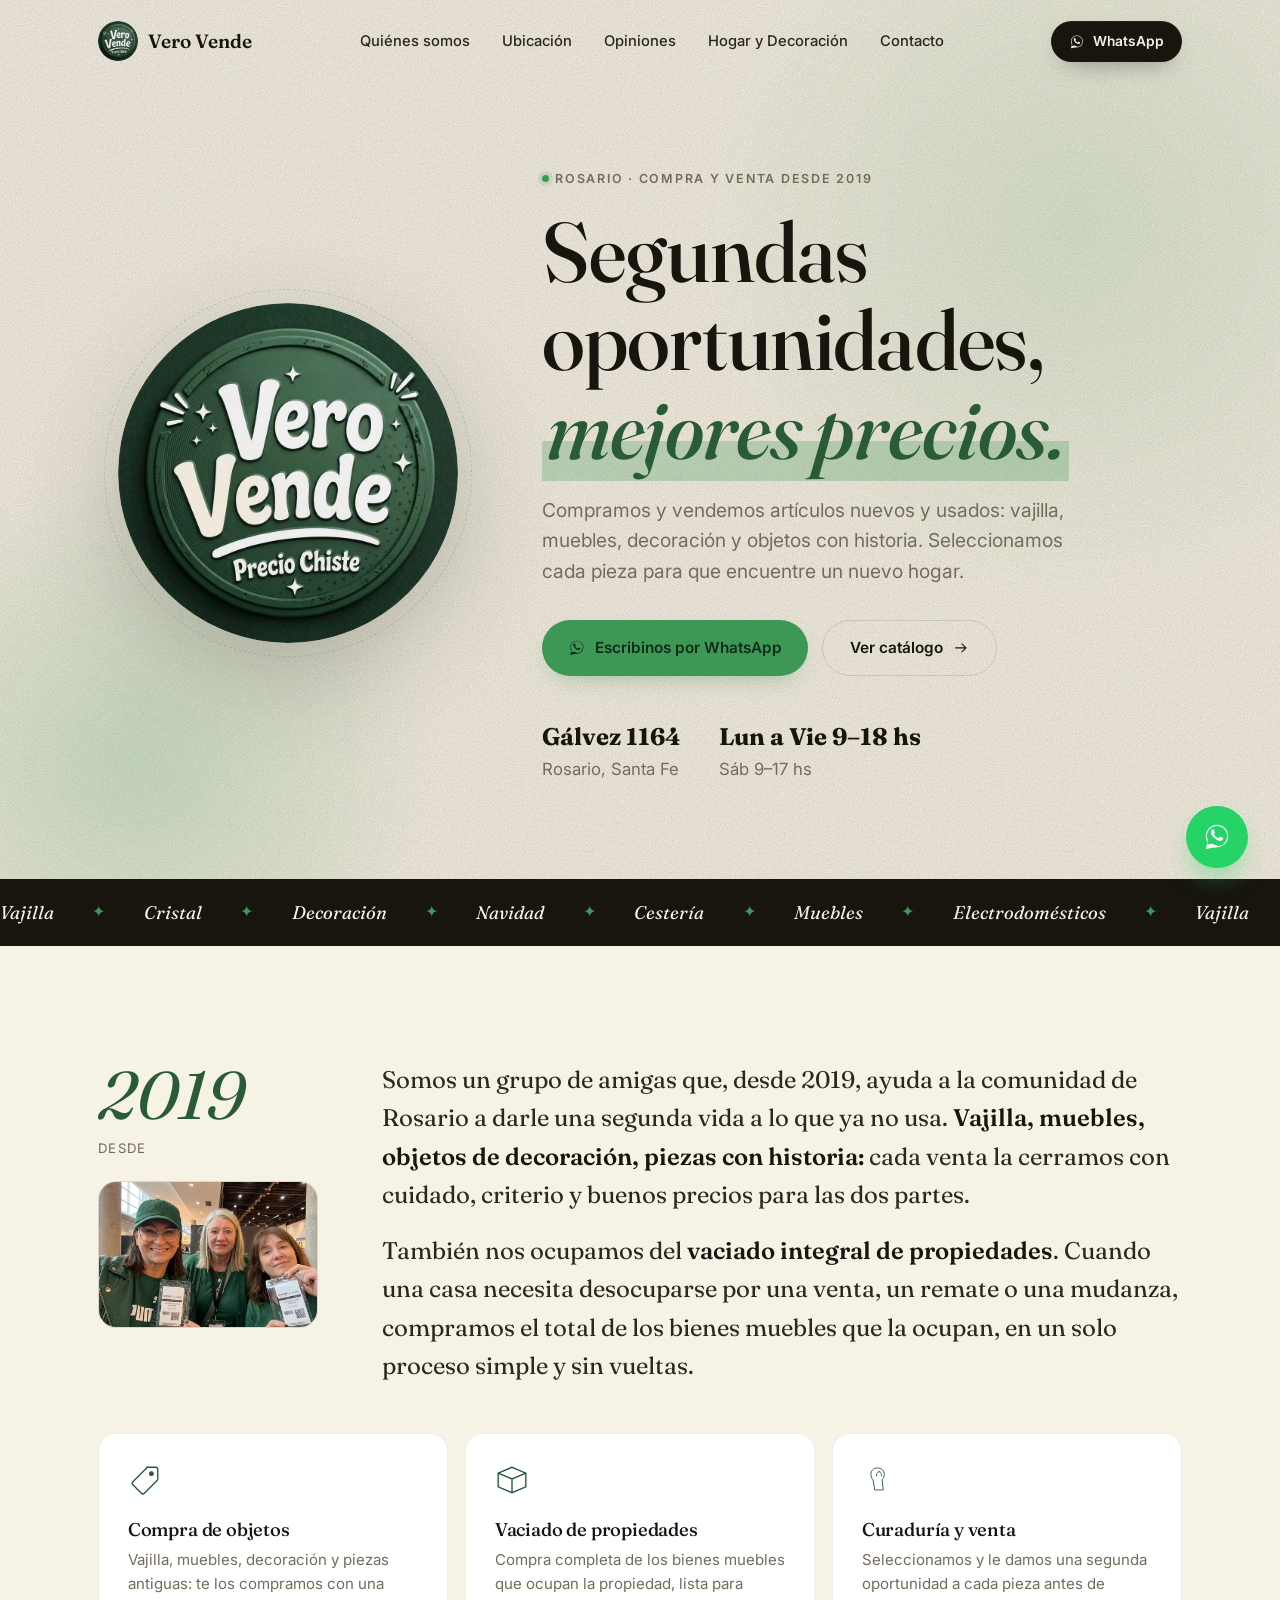
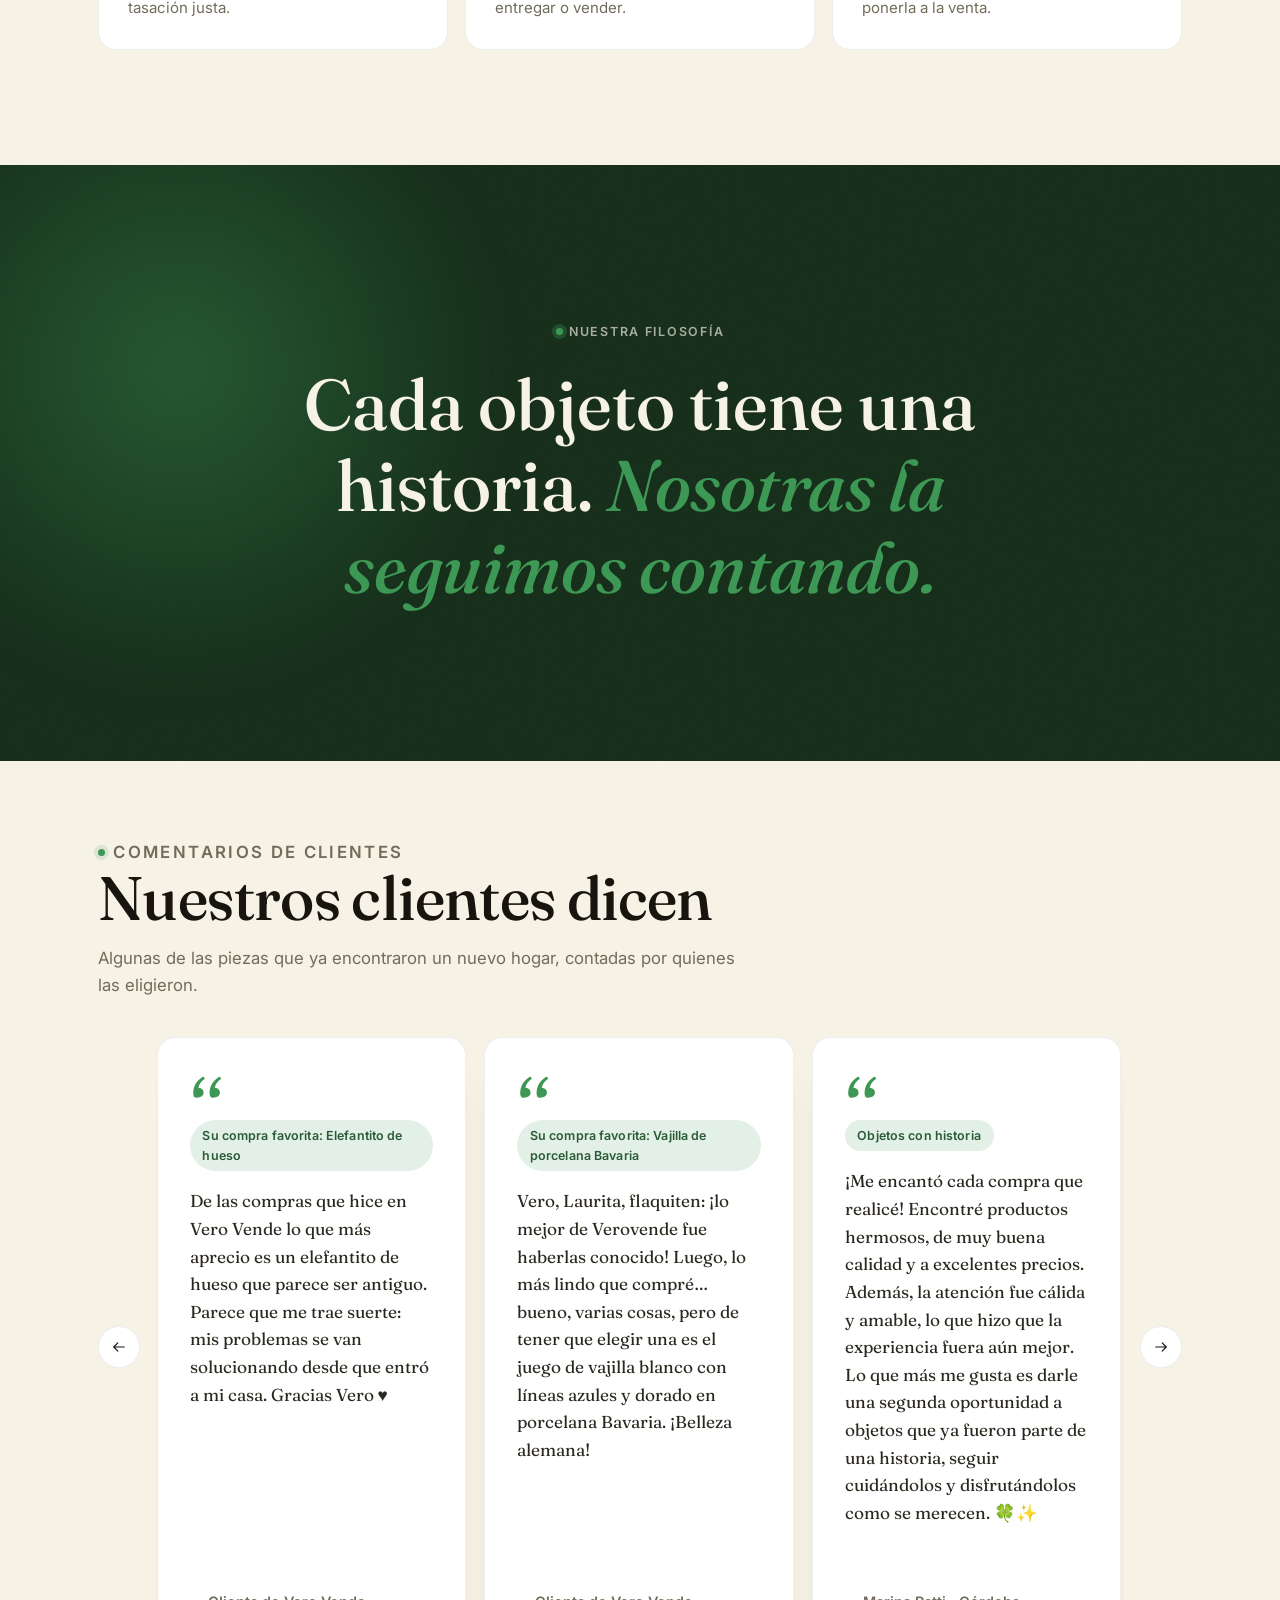
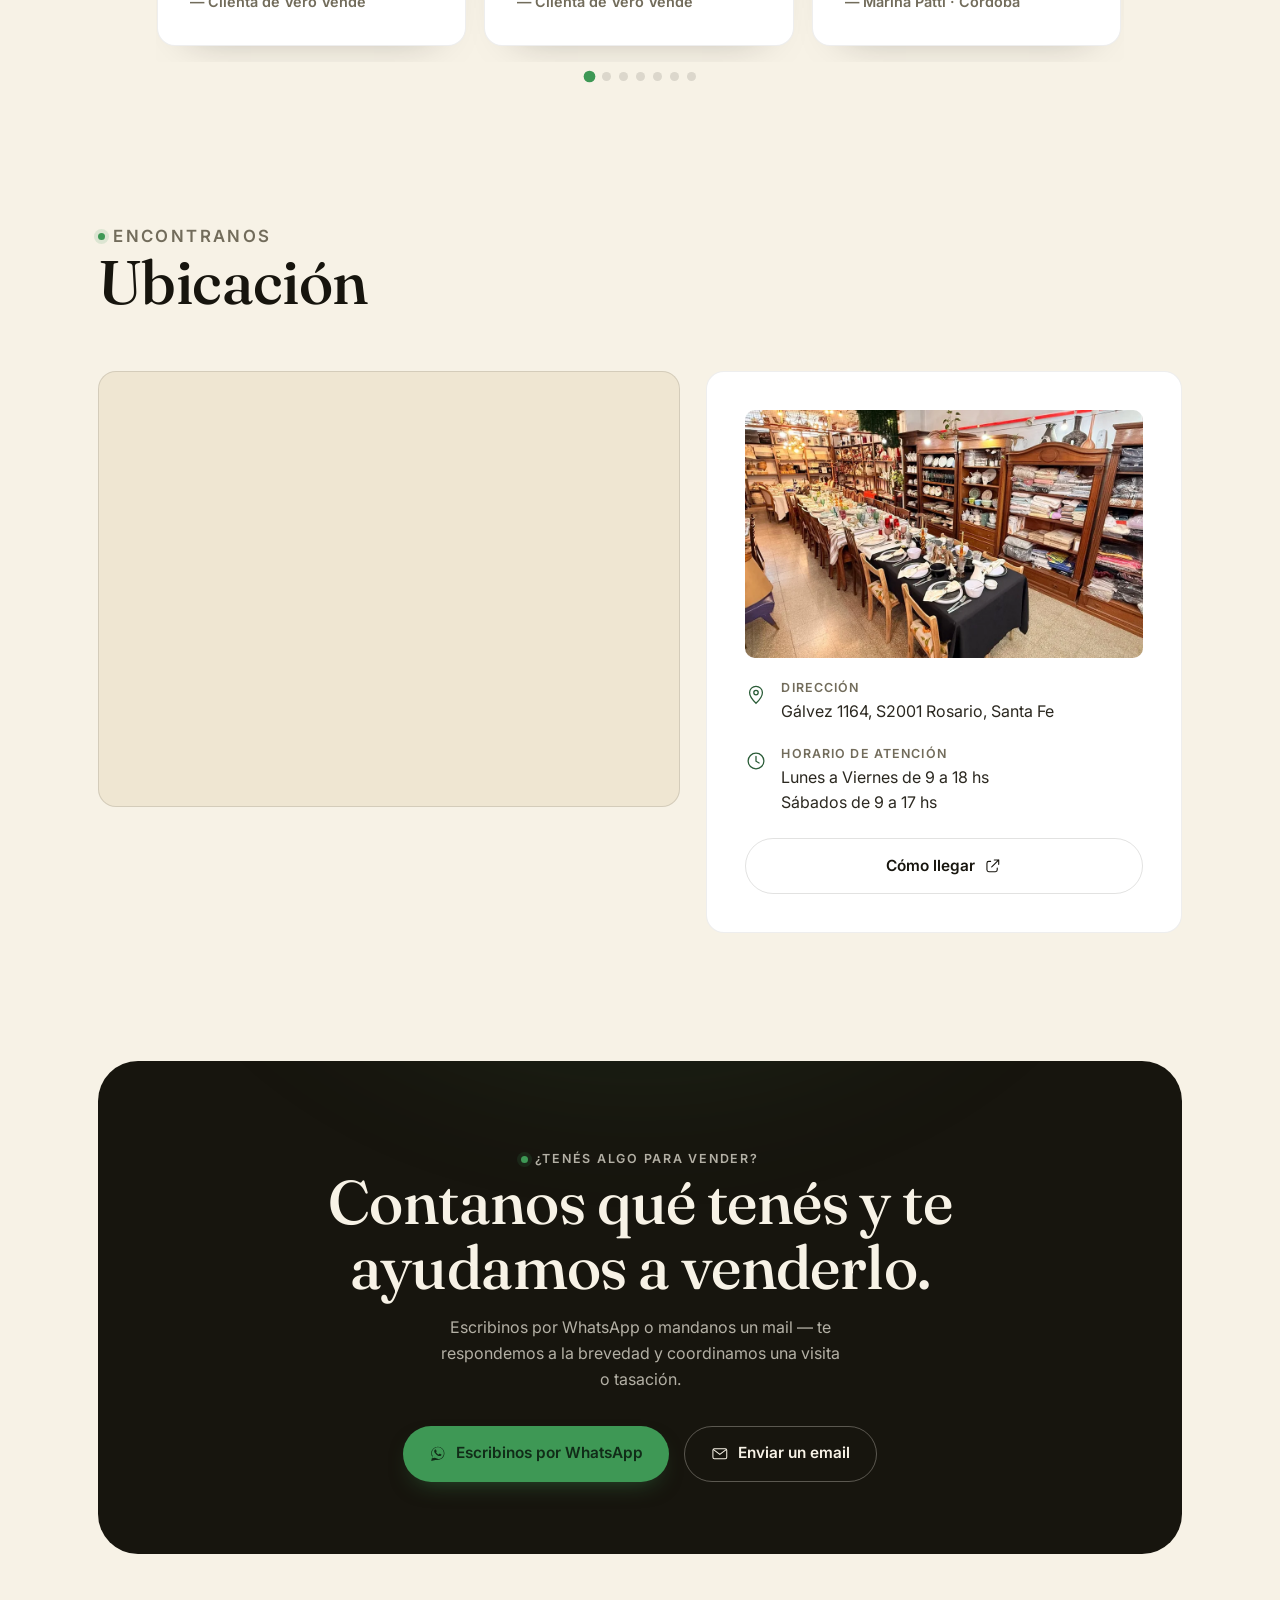
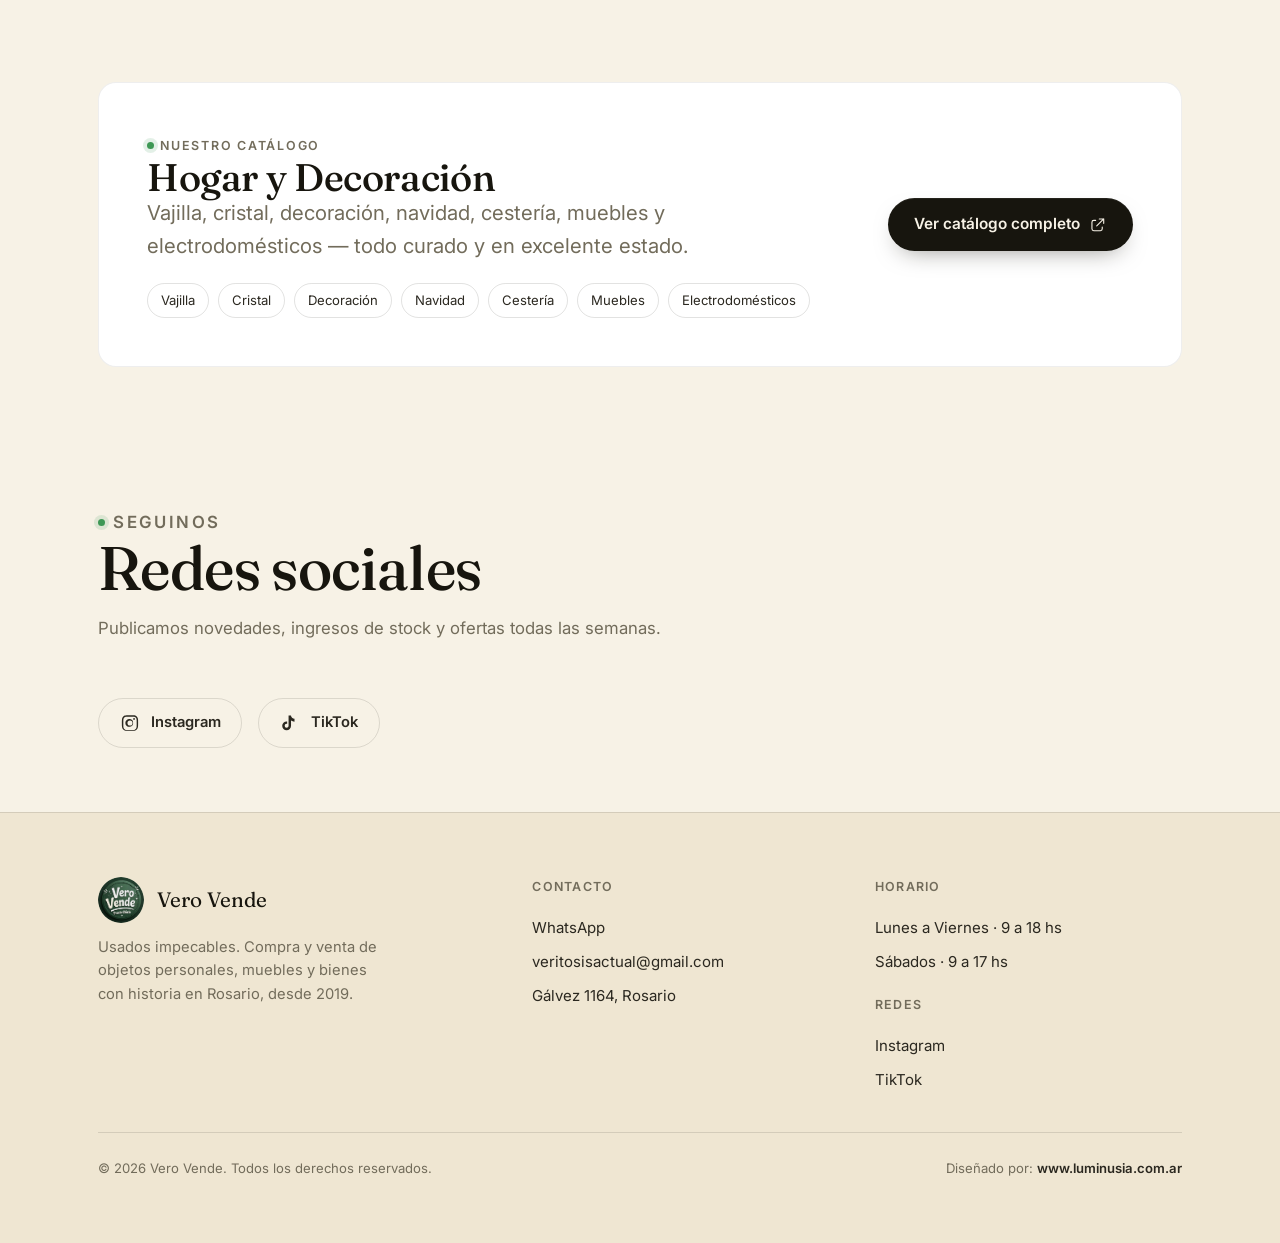
<file: index.html>
<!doctype html>
<html lang="es">
<head>
<meta charset="UTF-8" />
<meta name="viewport" content="width=device-width, initial-scale=1, viewport-fit=cover" />
<title>Vero Vende — Usados impecables en Rosario</title>
<meta name="description" content="Compra y venta de objetos personales, muebles y bienes con historia en Rosario. Vaciado integral de propiedades. Vajilla, cristal, decoración, muebles y más." />
<link rel="preconnect" href="https://fonts.googleapis.com">
<link rel="preconnect" href="https://fonts.gstatic.com" crossorigin>
<link rel="stylesheet" href="https://fonts.googleapis.com/css2?family=Fraunces:ital,opsz,wght@0,9..144,400;0,9..144,500;0,9..144,600;1,9..144,500&family=Inter:wght@400;500;600;700&display=swap">
<link rel="preload" as="image" href="logo-circle.webp" fetchpriority="high">
<link rel="icon" href="favicon-32.png" sizes="32x32">
<link rel="apple-touch-icon" href="favicon.png">
<link rel="stylesheet" href="styles.css?v=20260928">
<meta name="theme-color" content="#F7F2E6">
</head>
<body>
<svg xmlns="http://www.w3.org/2000/svg" style="display:none">
  <!-- ===== UI icons ===== -->
  <symbol id="ic-whatsapp" viewBox="0 0 32 32">
    <path fill="currentColor" d="M16.02 3C9.4 3 4 8.37 4 15c0 2.36.66 4.56 1.8 6.45L4 29l7.76-1.75A11.9 11.9 0 0 0 16.02 27C22.64 27 28 21.63 28 15S22.64 3 16.02 3Zm0 21.8c-1.98 0-3.83-.55-5.4-1.5l-.39-.23-4.6 1.04 1-4.48-.25-.4A9.7 9.7 0 0 1 5.2 15c0-5.98 4.86-10.8 10.82-10.8 5.96 0 10.8 4.82 10.8 10.8 0 5.98-4.84 10.8-10.8 10.8Zm5.9-8.1c-.32-.16-1.9-.94-2.2-1.04-.3-.11-.51-.16-.73.16-.21.32-.84 1.04-1.03 1.25-.19.21-.38.24-.7.08-.32-.16-1.36-.5-2.6-1.6-.96-.86-1.6-1.92-1.79-2.24-.19-.32-.02-.5.14-.66.14-.14.32-.38.48-.56.16-.19.21-.32.32-.54.11-.21.05-.4-.03-.56-.08-.16-.73-1.75-1-2.4-.26-.62-.53-.54-.73-.55h-.62c-.21 0-.56.08-.85.4-.29.32-1.12 1.09-1.12 2.67s1.15 3.1 1.31 3.31c.16.21 2.26 3.45 5.48 4.84.77.33 1.36.53 1.83.68.77.24 1.47.21 2.02.13.62-.09 1.9-.78 2.17-1.53.27-.75.27-1.4.19-1.53-.08-.13-.29-.21-.61-.37Z"/>
  </symbol>
  <symbol id="ic-instagram" viewBox="0 0 32 32">
    <path fill="currentColor" d="M16 5.8c3.47 0 3.88.01 5.25.08 1.27.06 1.96.27 2.42.44.6.24 1.04.52 1.5.98.46.46.74.9.98 1.5.17.46.38 1.15.44 2.42.06 1.37.08 1.78.08 5.25s-.01 3.88-.08 5.25c-.06 1.27-.27 1.96-.44 2.42-.24.6-.52 1.04-.98 1.5-.46.46-.9.74-1.5.98-.46.17-1.15.38-2.42.44-1.37.06-1.78.08-5.25.08s-3.88-.01-5.25-.08c-1.27-.06-1.96-.27-2.42-.44a4.05 4.05 0 0 1-1.5-.98 4.05 4.05 0 0 1-.98-1.5c-.17-.46-.38-1.15-.44-2.42-.06-1.37-.08-1.78-.08-5.25s.01-3.88.08-5.25c.06-1.27.27-1.96.44-2.42.24-.6.52-1.04.98-1.5.46-.46.9-.74 1.5-.98.46-.17 1.15-.38 2.42-.44C12.12 5.8 12.53 5.8 16 5.8Zm0-2.34c-3.53 0-3.97.01-5.35.08-1.38.06-2.32.28-3.14.6a6.4 6.4 0 0 0-2.32 1.51 6.4 6.4 0 0 0-1.51 2.32c-.32.82-.54 1.76-.6 3.14C2.99 12.5 2.98 12.93 2.98 16s.01 3.5.08 4.88c.06 1.38.28 2.32.6 3.14.32.85.75 1.58 1.51 2.32.75.75 1.47 1.19 2.32 1.51.82.32 1.76.54 3.14.6 1.38.07 1.82.08 5.35.08s3.97-.01 5.35-.08c1.38-.06 2.32-.28 3.14-.6a6.4 6.4 0 0 0 2.32-1.51 6.4 6.4 0 0 0 1.51-2.32c.32-.82.54-1.76.6-3.14.07-1.38.08-1.82.08-4.88s-.01-3.5-.08-4.88c-.06-1.38-.28-2.32-.6-3.14a6.4 6.4 0 0 0-1.51-2.32 6.4 6.4 0 0 0-2.32-1.51c-.82-.32-1.76-.54-3.14-.6C19.97 3.47 19.53 3.46 16 3.46Zm0 6.3A6.24 6.24 0 1 0 16 22a6.24 6.24 0 0 0 0-12.24Zm0 10.3a4.06 4.06 0 1 1 0-8.12 4.06 4.06 0 0 1 0 8.12Zm7.94-10.55a1.46 1.46 0 1 1-2.92 0 1.46 1.46 0 0 1 2.92 0Z"/>
  </symbol>
  <symbol id="ic-tiktok" viewBox="0 0 32 32">
    <path fill="currentColor" d="M23.2 9.27a5.6 5.6 0 0 1-3.9-1.57 5.66 5.66 0 0 1-1.72-3.56h-3.87v16.3c0 1.72-1.4 3.13-3.13 3.13a3.13 3.13 0 1 1 0-6.27c.3 0 .58.04.85.11v-3.94a6.96 6.96 0 0 0-.85-.05 7.06 7.06 0 0 0-7.06 7.06 7.06 7.06 0 0 0 7.06 7.06 7.06 7.06 0 0 0 7.06-7.06v-8.3a9.4 9.4 0 0 0 5.56 1.8v-3.9c0-.01 0-.01 0 0Z"/>
  </symbol>
  <symbol id="ic-pin" viewBox="0 0 24 24">
    <path fill="none" stroke="currentColor" stroke-width="1.4" d="M12 21s-7-6.5-7-11.6A7 7 0 0 1 12 2.5a7 7 0 0 1 7 6.9C19 14.5 12 21 12 21Z"/>
    <circle cx="12" cy="9.4" r="2.4" fill="none" stroke="currentColor" stroke-width="1.4"/>
  </symbol>
  <symbol id="ic-clock" viewBox="0 0 24 24">
    <circle cx="12" cy="12" r="8.6" fill="none" stroke="currentColor" stroke-width="1.4"/>
    <path fill="none" stroke="currentColor" stroke-width="1.4" stroke-linecap="round" d="M12 7v5.2l3.4 2"/>
  </symbol>
  <symbol id="ic-mail" viewBox="0 0 24 24">
    <rect x="2.6" y="5.2" width="18.8" height="13.6" rx="2" fill="none" stroke="currentColor" stroke-width="1.4"/>
    <path fill="none" stroke="currentColor" stroke-width="1.4" stroke-linecap="round" stroke-linejoin="round" d="m3.4 6.2 8.6 6.6 8.6-6.6"/>
  </symbol>
  <symbol id="ic-arrow" viewBox="0 0 24 24">
    <path fill="none" stroke="currentColor" stroke-width="1.5" stroke-linecap="round" stroke-linejoin="round" d="M5 12h14m0 0-5.5-5.5M19 12l-5.5 5.5"/>
  </symbol>
  <symbol id="ic-external" viewBox="0 0 24 24">
    <path fill="none" stroke="currentColor" stroke-width="1.5" stroke-linecap="round" stroke-linejoin="round" d="M9 6H6.5A2.5 2.5 0 0 0 4 8.5v9A2.5 2.5 0 0 0 6.5 20h9a2.5 2.5 0 0 0 2.5-2.5V15M14 4h6v6M20 4l-9.5 9.5"/>
  </symbol>

  <!-- ===== Category icons (line art) ===== -->
  <symbol id="ic-vajilla" viewBox="0 0 48 48">
    <ellipse cx="24" cy="34" rx="15" ry="4" fill="none" stroke="currentColor" stroke-width="1.3"/>
    <ellipse cx="24" cy="34" rx="7" ry="2" fill="none" stroke="currentColor" stroke-width="1.3"/>
    <path fill="none" stroke="currentColor" stroke-width="1.3" d="M9 34C9 24 15 17 24 17s15 7 15 17"/>
    <path fill="none" stroke="currentColor" stroke-width="1" d="M15 27c2-4 5-6 9-6s7 2 9 6" opacity=".6"/>
    <circle cx="24" cy="11" r="2.6" fill="none" stroke="currentColor" stroke-width="1.2"/>
    <path fill="none" stroke="currentColor" stroke-width="1.2" d="M24 13.6v3"/>
  </symbol>
  <symbol id="ic-vajilla2" viewBox="0 0 48 48">
    <ellipse cx="24" cy="34" rx="15" ry="4" fill="none" stroke="currentColor" stroke-width="1.3"/>
    <ellipse cx="24" cy="34" rx="7" ry="2" fill="none" stroke="currentColor" stroke-width="1.3"/>
    <path fill="none" stroke="currentColor" stroke-width="1.3" d="M9 34C9 24 15 17 24 17s15 7 15 17"/>
    <path fill="none" stroke="currentColor" stroke-width="1.2" stroke-linecap="round" d="m20 20 2.4 3.4L20 26"/>
    <circle cx="34" cy="12" r="7.4" fill="none" stroke="currentColor" stroke-width="1.2"/>
    <path fill="none" stroke="currentColor" stroke-width="1.2" stroke-linecap="round" d="M31.4 12h5.2M34 9.4v5.2"/>
  </symbol>
  <symbol id="ic-cristal" viewBox="0 0 48 48">
    <path fill="none" stroke="currentColor" stroke-width="1.3" d="M15 8h18l-2.4 15.6a6.6 6.6 0 0 1-6.6 5.6 6.6 6.6 0 0 1-6.6-5.6L15 8Z"/>
    <path fill="none" stroke="currentColor" stroke-width="1.3" d="M24 29.2V38M17 38h14"/>
    <path fill="none" stroke="currentColor" stroke-width="1" d="M16.6 12h14.8" opacity=".6"/>
  </symbol>
  <symbol id="ic-decoracion" viewBox="0 0 48 48">
    <path fill="none" stroke="currentColor" stroke-width="1.3" d="M18 38h12l-1.6-14.4c2-2 3-4.6 3-7.6 0-5-3.4-9-9.4-9s-9.4 4-9.4 9c0 3 1 5.6 3 7.6L18 38Z"/>
    <path fill="none" stroke="currentColor" stroke-width="1.2" stroke-linecap="round" d="M24 12c-3 1.4-4 3.6-3.4 6.4M24 12c3 1.4 4 3.6 3.4 6.4"/>
  </symbol>
  <symbol id="ic-navidad" viewBox="0 0 48 48">
    <circle cx="24" cy="26" r="11" fill="none" stroke="currentColor" stroke-width="1.3"/>
    <path fill="none" stroke="currentColor" stroke-width="1" d="M13 26h22M24 15v22" opacity=".5"/>
    <path fill="none" stroke="currentColor" stroke-width="1.3" stroke-linecap="round" d="M24 15V9m-2.6 2.6L24 9l2.6 2.6"/>
    <circle cx="24" cy="7.4" r="1.6" fill="none" stroke="currentColor" stroke-width="1.1"/>
  </symbol>
  <symbol id="ic-cesteria" viewBox="0 0 48 48">
    <path fill="none" stroke="currentColor" stroke-width="1.3" d="M11 20h26l-3 15a3 3 0 0 1-3 2.4H17a3 3 0 0 1-3-2.4L11 20Z"/>
    <path fill="none" stroke="currentColor" stroke-width="1" d="M13.5 24h21M14.6 29.4h18.8M15.7 34.8h16.6" opacity=".6"/>
    <path fill="none" stroke="currentColor" stroke-width="1.3" d="M15 20c0-6 4-10.6 9-10.6S33 14 33 20"/>
  </symbol>
  <symbol id="ic-muebles" viewBox="0 0 48 48">
    <path fill="none" stroke="currentColor" stroke-width="1.3" d="M12 23v-4a4 4 0 0 1 4-4h16a4 4 0 0 1 4 4v4"/>
    <path fill="none" stroke="currentColor" stroke-width="1.3" d="M10 23h28v8a2 2 0 0 1-2 2H12a2 2 0 0 1-2-2v-8Z"/>
    <path fill="none" stroke="currentColor" stroke-width="1.3" stroke-linecap="round" d="M11 33v4M37 33v4"/>
  </symbol>
  <symbol id="ic-electro" viewBox="0 0 48 48">
    <rect x="14" y="7" width="20" height="34" rx="3" fill="none" stroke="currentColor" stroke-width="1.3"/>
    <path fill="none" stroke="currentColor" stroke-width="1" d="M14 19h20" opacity=".6"/>
    <circle cx="19" cy="13" r="1.4" fill="currentColor"/>
    <circle cx="24" cy="13" r="1.4" fill="currentColor"/>
    <rect x="18" y="24" width="12" height="10" rx="1.4" fill="none" stroke="currentColor" stroke-width="1.1"/>
  </symbol>
  <symbol id="ic-truck" viewBox="0 0 64 40">
    <path fill="none" stroke="currentColor" stroke-width="1.6" d="M2 10h30v18H2z"/>
    <path fill="none" stroke="currentColor" stroke-width="1.6" stroke-linejoin="round" d="M32 16h11l7 6v6H32z"/>
    <circle cx="12" cy="31" r="4" fill="none" stroke="currentColor" stroke-width="1.6"/>
    <circle cx="45" cy="31" r="4" fill="none" stroke="currentColor" stroke-width="1.6"/>
    <path fill="none" stroke="currentColor" stroke-width="1.2" d="M2 16h30M2 22h30" opacity=".5"/>
  </symbol>
  <symbol id="ic-box" viewBox="0 0 32 32">
    <path fill="none" stroke="currentColor" stroke-width="1.3" d="M16 4 3 9.5v13L16 28l13-5.5v-13L16 4Z"/>
    <path fill="none" stroke="currentColor" stroke-width="1.3" d="M3 9.5 16 15l13-5.5M16 15v13"/>
  </symbol>
  <symbol id="ic-tag" viewBox="0 0 32 32">
    <path fill="none" stroke="currentColor" stroke-width="1.3" d="M17 4h9a2 2 0 0 1 2 2v9a2 2 0 0 1-.6 1.4L15.4 28.4a2 2 0 0 1-2.8 0L4.6 20.4a2 2 0 0 1 0-2.8L16.6 5.6A2 2 0 0 1 18 5"/>
    <circle cx="22" cy="10" r="1.8" fill="currentColor"/>
  </symbol>
</svg>
<a class="skip-link" href="#main">Saltar al contenido</a>

<!-- ================= NAV ================= -->
<header class="nav" id="nav">
  <div class="container nav-inner">
    <a class="nav-brand" href="#top">
      <img src="logo-circle.webp" alt="" width="40" height="40">
      Vero Vende
    </a>
    <nav class="nav-links" aria-label="Navegación principal">
      <a href="#quienes-somos">Quiénes somos</a>
      <a href="#ubicacion">Ubicación</a>
      <a href="#opiniones">Opiniones</a>
      <a href="hogar-decoracion.html">Hogar y Decoración</a>
      <a href="#contacto">Contacto</a>
    </nav>
    <a class="btn btn-primary btn-sm nav-cta" href="https://wa.me/5493416921966?text=Hola%20Vero%20Vende!%20Quer%C3%ADa%20consultarles." target="_blank" rel="noopener">
      <svg class="icon icon-fill" aria-hidden="true"><use href="#ic-whatsapp"/></svg>
      WhatsApp
    </a>
    <button class="nav-burger" aria-label="Abrir menú" aria-expanded="false">
      <span></span><span></span><span></span>
    </button>
  </div>
</header>

<div class="mobile-menu" id="mobile-menu">
  <a href="#quienes-somos">Quiénes somos</a>
  <a href="#ubicacion">Ubicación</a>
  <a href="#opiniones">Opiniones</a>
  <a href="hogar-decoracion.html">Hogar y Decoración</a>
  <a href="#contacto">Contacto</a>
  <a class="btn btn-lime btn-block" href="https://wa.me/5493416921966" target="_blank" rel="noopener">Escribinos por WhatsApp</a>
</div>

<main id="main">

  <!-- ================= HERO ================= -->
  <section class="hero" id="top">
    <div class="hero-noise" aria-hidden="true"></div>
    <div class="hero-glow" aria-hidden="true"></div>
    <div class="container hero-inner">
      <div class="hero-logo-wrap" data-reveal>
        <div class="hero-logo">
          <img src="logo-circle.webp" alt="Vero Vende — usados impecables" width="900" height="900" fetchpriority="high">
        </div>
      </div>
      <div class="hero-copy">
        <p class="eyebrow" data-reveal>Rosario · Compra y venta desde 2019</p>
        <h1 class="hero-title" data-split-text="chars" data-split-immediate>Segundas oportunidades,<br><span class="mark mark-strong">mejores precios.</span></h1>
        <p class="hero-sub" data-reveal>Compramos y vendemos artículos nuevos y usados: vajilla, muebles, decoración y objetos con historia. Seleccionamos cada pieza para que encuentre un nuevo hogar.</p>
        <div class="hero-actions" data-reveal>
          <a class="btn btn-lime" href="https://wa.me/5493416921966?text=Hola%20Vero%20Vende!%20Quer%C3%ADa%20consultarles." target="_blank" rel="noopener">
            <svg class="icon icon-fill" aria-hidden="true"><use href="#ic-whatsapp"/></svg>
            Escribinos por WhatsApp
          </a>
          <a class="btn btn-ghost" href="hogar-decoracion.html">
            Ver catálogo
            <svg class="icon" aria-hidden="true"><use href="#ic-arrow"/></svg>
          </a>
        </div>
        <div class="hero-meta" data-reveal>
          <div><strong>Gálvez 1164</strong>Rosario, Santa Fe</div>
          <div><strong>Lun a Vie 9–18 hs</strong>Sáb 9–17 hs</div>
        </div>
      </div>
    </div>
  </section>

  <!-- ================= MARQUEE ================= -->
  <div class="marquee-wrap">
    <div class="marquee">
      <a class="marquee-track" href="hogar-decoracion.html" aria-label="Ver catálogo de Hogar y Decoración">
        <span class="word">Vajilla</span><span class="dot">✦</span>
        <span class="word">Cristal</span><span class="dot">✦</span>
        <span class="word">Decoración</span><span class="dot">✦</span>
        <span class="word">Navidad</span><span class="dot">✦</span>
        <span class="word">Cestería</span><span class="dot">✦</span>
        <span class="word">Muebles</span><span class="dot">✦</span>
        <span class="word">Electrodomésticos</span><span class="dot">✦</span>
      </a>
      <a class="marquee-track" href="hogar-decoracion.html" aria-hidden="true" tabindex="-1">
        <span class="word">Vajilla</span><span class="dot">✦</span>
        <span class="word">Cristal</span><span class="dot">✦</span>
        <span class="word">Decoración</span><span class="dot">✦</span>
        <span class="word">Navidad</span><span class="dot">✦</span>
        <span class="word">Cestería</span><span class="dot">✦</span>
        <span class="word">Muebles</span><span class="dot">✦</span>
        <span class="word">Electrodomésticos</span><span class="dot">✦</span>
      </a>
    </div>
  </div>

  <!-- ================= QUIENES SOMOS ================= -->
  <section class="section" id="quienes-somos">
    <div class="container">
      <div class="manifesto">
        <div data-reveal>
          <div class="manifesto-num">2019</div>
          <p class="manifesto-label">Desde</p>
          <img class="manifesto-photo" src="equipo.webp?v=20260927" alt="El equipo de Vero Vende" width="220" height="147" loading="lazy">
        </div>
        <div class="manifesto-body" data-reveal>
          <p>Somos un grupo de amigas que, desde 2019, ayuda a la comunidad de Rosario a darle una segunda vida a lo que ya no usa. <strong>Vajilla, muebles, objetos de decoración, piezas con historia:</strong> cada venta la cerramos con cuidado, criterio y buenos precios para las dos partes.</p>
          <p>También nos ocupamos del <strong>vaciado integral de propiedades</strong>. Cuando una casa necesita desocuparse por una venta, un remate o una mudanza, compramos el total de los bienes muebles que la ocupan, en un solo proceso simple y sin vueltas.</p>
        </div>
      </div>

      <div class="pillars">
        <div class="card pillar" data-reveal data-tilt>
          <svg class="icon" aria-hidden="true"><use href="#ic-tag"/></svg>
          <h3>Compra de objetos</h3>
          <p>Vajilla, muebles, decoración y piezas antiguas: te los compramos con una tasación justa.</p>
        </div>
        <div class="card pillar" data-reveal data-tilt>
          <svg class="icon" aria-hidden="true"><use href="#ic-box"/></svg>
          <h3>Vaciado de propiedades</h3>
          <p>Compra completa de los bienes muebles que ocupan la propiedad, lista para entregar o vender.</p>
        </div>
        <div class="card pillar" data-reveal data-tilt>
          <svg class="icon" aria-hidden="true"><use href="#ic-decoracion"/></svg>
          <h3>Curaduría y venta</h3>
          <p>Seleccionamos y le damos una segunda oportunidad a cada pieza antes de ponerla a la venta.</p>
        </div>
      </div>
    </div>
  </section>

  <!-- ================= STATEMENT ================= -->
  <section class="statement-band">
    <div class="container">
      <p class="eyebrow" data-reveal>Nuestra filosofía</p>
      <p class="statement-text" data-split-text="words">Cada objeto tiene una historia. <em>Nosotras la seguimos contando.</em></p>
    </div>
  </section>

  <!-- ================= TESTIMONIOS ================= -->
  <section class="section section-tight testimonials" id="opiniones" aria-labelledby="testi-title">
    <div class="container">
      <div class="section-head" data-reveal>
        <p class="eyebrow">Comentarios de clientes</p>
        <h2 class="h-xl" id="testi-title">Nuestros clientes dicen</h2>
        <p>Algunas de las piezas que ya encontraron un nuevo hogar, contadas por quienes las eligieron.</p>
      </div>
      <div class="testi-carousel" data-testi aria-roledescription="carrusel" aria-label="Comentarios de clientes">
        <button type="button" class="gallery-arrow gallery-arrow-prev testi-prev" aria-label="Comentario anterior">
          <svg class="icon" aria-hidden="true"><use href="#ic-arrow"/></svg>
        </button>
        <div class="testi-track" tabindex="0">
          <figure class="testi-card" role="group" aria-roledescription="comentario" aria-label="1 de 9">
            <svg class="testi-quote" aria-hidden="true" viewBox="0 0 32 32"><path fill="currentColor" d="M6 26c-2 0-3-1.6-3-4.2C3 15 6.4 9.4 12.6 6l1.4 2.2c-3.6 2.4-5.6 5.2-6 8.4 3 .2 4.8 2 4.8 4.6 0 2.8-2.2 4.8-6.8 4.8Zm15.4 0c-2 0-3-1.6-3-4.2 0-6.8 3.4-12.4 9.6-15.8l1.4 2.2c-3.6 2.4-5.6 5.2-6 8.4 3 .2 4.8 2 4.8 4.6 0 2.8-2.2 4.8-6.8 4.8Z"/></svg>
            <span class="testi-tag">Su compra favorita: Elefantito de hueso</span>
            <blockquote>De las compras que hice en Vero Vende lo que más aprecio es un elefantito de hueso que parece ser antiguo. Parece que me trae suerte: mis problemas se van solucionando desde que entró a mi casa. Gracias Vero ♥️</blockquote>
            <figcaption>— Clienta de Vero Vende</figcaption>
          </figure>
          <figure class="testi-card" role="group" aria-roledescription="comentario" aria-label="2 de 9">
            <svg class="testi-quote" aria-hidden="true" viewBox="0 0 32 32"><path fill="currentColor" d="M6 26c-2 0-3-1.6-3-4.2C3 15 6.4 9.4 12.6 6l1.4 2.2c-3.6 2.4-5.6 5.2-6 8.4 3 .2 4.8 2 4.8 4.6 0 2.8-2.2 4.8-6.8 4.8Zm15.4 0c-2 0-3-1.6-3-4.2 0-6.8 3.4-12.4 9.6-15.8l1.4 2.2c-3.6 2.4-5.6 5.2-6 8.4 3 .2 4.8 2 4.8 4.6 0 2.8-2.2 4.8-6.8 4.8Z"/></svg>
            <span class="testi-tag">Su compra favorita: Vajilla de porcelana Bavaria</span>
            <blockquote>Vero, Laurita, flaquiten: ¡lo mejor de Verovende fue haberlas conocido! Luego, lo más lindo que compré… bueno, varias cosas, pero de tener que elegir una es el juego de vajilla blanco con líneas azules y dorado en porcelana Bavaria. ¡Belleza alemana!</blockquote>
            <figcaption>— Clienta de Vero Vende</figcaption>
          </figure>
          <figure class="testi-card" role="group" aria-roledescription="comentario" aria-label="3 de 9">
            <svg class="testi-quote" aria-hidden="true" viewBox="0 0 32 32"><path fill="currentColor" d="M6 26c-2 0-3-1.6-3-4.2C3 15 6.4 9.4 12.6 6l1.4 2.2c-3.6 2.4-5.6 5.2-6 8.4 3 .2 4.8 2 4.8 4.6 0 2.8-2.2 4.8-6.8 4.8Zm15.4 0c-2 0-3-1.6-3-4.2 0-6.8 3.4-12.4 9.6-15.8l1.4 2.2c-3.6 2.4-5.6 5.2-6 8.4 3 .2 4.8 2 4.8 4.6 0 2.8-2.2 4.8-6.8 4.8Z"/></svg>
            <span class="testi-tag">Objetos con historia</span>
            <blockquote>¡Me encantó cada compra que realicé! Encontré productos hermosos, de muy buena calidad y a excelentes precios. Además, la atención fue cálida y amable, lo que hizo que la experiencia fuera aún mejor. Lo que más me gusta es darle una segunda oportunidad a objetos que ya fueron parte de una historia, seguir cuidándolos y disfrutándolos como se merecen. 🍀✨</blockquote>
            <figcaption>— Marina Patti · Córdoba</figcaption>
          </figure>
          <figure class="testi-card" role="group" aria-roledescription="comentario" aria-label="4 de 9">
            <svg class="testi-quote" aria-hidden="true" viewBox="0 0 32 32"><path fill="currentColor" d="M6 26c-2 0-3-1.6-3-4.2C3 15 6.4 9.4 12.6 6l1.4 2.2c-3.6 2.4-5.6 5.2-6 8.4 3 .2 4.8 2 4.8 4.6 0 2.8-2.2 4.8-6.8 4.8Zm15.4 0c-2 0-3-1.6-3-4.2 0-6.8 3.4-12.4 9.6-15.8l1.4 2.2c-3.6 2.4-5.6 5.2-6 8.4 3 .2 4.8 2 4.8 4.6 0 2.8-2.2 4.8-6.8 4.8Z"/></svg>
            <span class="testi-tag">Su compra favorita: Las cortinas de riel</span>
            <blockquote>¡La mejor compra fue conocerlas a ustedes! Mujeres luchadoras, emprendedoras, personitas muy especiales. Para mi casa: portamacetas, platos, columnas, mesa de living, vasos, batidora, cuadros, juego de sillones, juego de ollas… ¡y lo mejor de lo mejor, las cortinas de riel! 😅 Aunque quiero más. ¡Estás advertida! Te adoro y las amo fuerte 🥰</blockquote>
            <figcaption>— Clienta de Vero Vende</figcaption>
          </figure>
          <figure class="testi-card" role="group" aria-roledescription="comentario" aria-label="5 de 9">
            <svg class="testi-quote" aria-hidden="true" viewBox="0 0 32 32"><path fill="currentColor" d="M6 26c-2 0-3-1.6-3-4.2C3 15 6.4 9.4 12.6 6l1.4 2.2c-3.6 2.4-5.6 5.2-6 8.4 3 .2 4.8 2 4.8 4.6 0 2.8-2.2 4.8-6.8 4.8Zm15.4 0c-2 0-3-1.6-3-4.2 0-6.8 3.4-12.4 9.6-15.8l1.4 2.2c-3.6 2.4-5.6 5.2-6 8.4 3 .2 4.8 2 4.8 4.6 0 2.8-2.2 4.8-6.8 4.8Z"/></svg>
            <span class="testi-tag">Su compra favorita: Sillón de cuero chocolate</span>
            <blockquote>¿Mi mejor compra? ¡Todas! Pero te nombro una: un sillón individual de cuero color chocolate. ¡Estoy enamorada de ese sillón! 🤩 Gracias Verito, son un equipo de lujo. Siempre las recomiendo: a la gente buena se la recomienda. Mención especial para la Faca 💖 Abrazo gigante para cada uno 🤗</blockquote>
            <figcaption>— Clienta de Vero Vende</figcaption>
          </figure>
          <figure class="testi-card" role="group" aria-roledescription="comentario" aria-label="6 de 9">
            <svg class="testi-quote" aria-hidden="true" viewBox="0 0 32 32"><path fill="currentColor" d="M6 26c-2 0-3-1.6-3-4.2C3 15 6.4 9.4 12.6 6l1.4 2.2c-3.6 2.4-5.6 5.2-6 8.4 3 .2 4.8 2 4.8 4.6 0 2.8-2.2 4.8-6.8 4.8Zm15.4 0c-2 0-3-1.6-3-4.2 0-6.8 3.4-12.4 9.6-15.8l1.4 2.2c-3.6 2.4-5.6 5.2-6 8.4 3 .2 4.8 2 4.8 4.6 0 2.8-2.2 4.8-6.8 4.8Z"/></svg>
            <span class="testi-tag">Su compra favorita: Un velador</span>
            <blockquote>No es fácil elegir, Vero… ¡todas mis compras son un tesoro! Una piedra preciosa, una más bella que otra. Pero bueno, quiero participar: un velador, que es lo último que compré.</blockquote>
            <figcaption>— Clienta de Vero Vende</figcaption>
          </figure>
          <figure class="testi-card" role="group" aria-roledescription="comentario" aria-label="7 de 9">
            <svg class="testi-quote" aria-hidden="true" viewBox="0 0 32 32"><path fill="currentColor" d="M6 26c-2 0-3-1.6-3-4.2C3 15 6.4 9.4 12.6 6l1.4 2.2c-3.6 2.4-5.6 5.2-6 8.4 3 .2 4.8 2 4.8 4.6 0 2.8-2.2 4.8-6.8 4.8Zm15.4 0c-2 0-3-1.6-3-4.2 0-6.8 3.4-12.4 9.6-15.8l1.4 2.2c-3.6 2.4-5.6 5.2-6 8.4 3 .2 4.8 2 4.8 4.6 0 2.8-2.2 4.8-6.8 4.8Z"/></svg>
            <span class="testi-tag">Su compra favorita: Potiche rojo</span>
            <blockquote>Con todas las compras que hice quedé conforme, muy lindo todo y siempre tienen la mejor onda. Pero me encantó un potiche rojo: siempre había querido tener uno, hice un esfuerzo, cerré los ojos y dije «ya fue, lo compro»… ¡y así fue! Muchas gracias por todo, chicas 😃😘</blockquote>
            <figcaption>— Clienta de Vero Vende</figcaption>
          </figure>
          <figure class="testi-card" role="group" aria-roledescription="comentario" aria-label="8 de 9">
            <svg class="testi-quote" aria-hidden="true" viewBox="0 0 32 32"><path fill="currentColor" d="M6 26c-2 0-3-1.6-3-4.2C3 15 6.4 9.4 12.6 6l1.4 2.2c-3.6 2.4-5.6 5.2-6 8.4 3 .2 4.8 2 4.8 4.6 0 2.8-2.2 4.8-6.8 4.8Zm15.4 0c-2 0-3-1.6-3-4.2 0-6.8 3.4-12.4 9.6-15.8l1.4 2.2c-3.6 2.4-5.6 5.2-6 8.4 3 .2 4.8 2 4.8 4.6 0 2.8-2.2 4.8-6.8 4.8Z"/></svg>
            <span class="testi-tag">Su compra favorita: Amoblamiento de cocina</span>
            <blockquote>En Vero Vende he comprado muchas cosas hermosas, pero lo mejor fue mi amoblamiento de cocina: mesada y bajo mesada, precioso. También remodelé mi baño completo. ¡Excelente!</blockquote>
            <figcaption>— Clienta de Vero Vende</figcaption>
          </figure>
          <figure class="testi-card" role="group" aria-roledescription="comentario" aria-label="9 de 9">
            <svg class="testi-quote" aria-hidden="true" viewBox="0 0 32 32"><path fill="currentColor" d="M6 26c-2 0-3-1.6-3-4.2C3 15 6.4 9.4 12.6 6l1.4 2.2c-3.6 2.4-5.6 5.2-6 8.4 3 .2 4.8 2 4.8 4.6 0 2.8-2.2 4.8-6.8 4.8Zm15.4 0c-2 0-3-1.6-3-4.2 0-6.8 3.4-12.4 9.6-15.8l1.4 2.2c-3.6 2.4-5.6 5.2-6 8.4 3 .2 4.8 2 4.8 4.6 0 2.8-2.2 4.8-6.8 4.8Z"/></svg>
            <span class="testi-tag">Su compra favorita: Mesa, biblioteca y baúl bodega</span>
            <blockquote>Hola Vero. Además de comprar por tu intermedio un perchero, la mesa en la que compartimos hermosos momentos con amigos y familia, una biblioteca y un baúl bodega… todo el día miramos con Paola tu estado y vemos mucha pasión, honestidad y compromiso. Todos los objetos con una historia. Muchas gracias a vos y a todos los que forman parte de Vero Vende.</blockquote>
            <figcaption>— Clienta de Vero Vende</figcaption>
          </figure>
        </div>
        <button type="button" class="gallery-arrow gallery-arrow-next testi-next" aria-label="Comentario siguiente">
          <svg class="icon" aria-hidden="true"><use href="#ic-arrow"/></svg>
        </button>
      </div>
      <div class="testi-dots" aria-hidden="true"></div>
    </div>
  </section>

  <!-- ================= UBICACION ================= -->
  <section class="section section-tight" id="ubicacion">
    <div class="container">
      <div class="section-head" data-reveal>
        <p class="eyebrow">Encontranos</p>
        <h2 class="h-xl" data-split-text="words">Ubicación</h2>
      </div>
      <div class="location-grid">
        <div class="map-frame" data-reveal>
          <iframe
            src="https://www.google.com/maps?q=G%C3%A1lvez%201164%2C%20S2001%20Rosario%2C%20Santa%20Fe&output=embed"
            title="Ubicación de Vero Vende en el mapa"
            loading="lazy"
            referrerpolicy="no-referrer-when-downgrade"></iframe>
        </div>
        <div class="card location-card" data-reveal>
          <div class="location-photo">
            <img src="local-interior.webp" alt="Interior del local de Vero Vende" loading="lazy">
          </div>
          <div class="location-row">
            <svg class="icon" aria-hidden="true"><use href="#ic-pin"/></svg>
            <div>
              <h4>Dirección</h4>
              <p>Gálvez 1164, S2001 Rosario, Santa Fe</p>
            </div>
          </div>
          <div class="location-row">
            <svg class="icon" aria-hidden="true"><use href="#ic-clock"/></svg>
            <div>
              <h4>Horario de atención</h4>
              <p>Lunes a Viernes de 9 a 18 hs<br>Sábados de 9 a 17 hs</p>
            </div>
          </div>
          <a class="btn btn-ghost btn-block" href="https://www.google.com/maps/dir/?api=1&destination=G%C3%A1lvez%201164%2C%20S2001%20Rosario%2C%20Santa%20Fe" target="_blank" rel="noopener">
            Cómo llegar
            <svg class="icon" aria-hidden="true"><use href="#ic-external"/></svg>
          </a>
        </div>
      </div>
    </div>
  </section>

  <!-- ================= CTA BAND (contacto) ================= -->
  <section class="section section-tight" id="contacto">
    <div class="container">
      <div class="cta-band" data-reveal>
        <p class="eyebrow" style="color:rgba(247,242,230,.7)">¿Tenés algo para vender?</p>
        <h2 class="h-xl" data-split-text="words">Contanos qué tenés y te ayudamos a venderlo.</h2>
        <p>Escribinos por WhatsApp o mandanos un mail — te respondemos a la brevedad y coordinamos una visita o tasación.</p>
        <div class="hero-actions">
          <a class="btn btn-lime" href="https://wa.me/5493416921966?text=Hola%20Vero%20Vende!%20Quer%C3%ADa%20consultarles." target="_blank" rel="noopener">
            <svg class="icon icon-fill" aria-hidden="true"><use href="#ic-whatsapp"/></svg>
            Escribinos por WhatsApp
          </a>
          <a class="btn btn-ghost" href="mailto:veritosisactual@gmail.com">
            <svg class="icon" aria-hidden="true"><use href="#ic-mail"/></svg>
            Enviar un email
          </a>
        </div>
      </div>
    </div>
  </section>

  <!-- ================= CATALOGO TEASER ================= -->
  <section class="section section-tight">
    <div class="container">
      <div class="catalog-teaser" data-reveal data-tilt>
        <div>
          <p class="eyebrow">Nuestro catálogo</p>
          <h2 class="h-lg" data-split-text="words">Hogar y Decoración</h2>
          <p class="lede">Vajilla, cristal, decoración, navidad, cestería, muebles y electrodomésticos — todo curado y en excelente estado.</p>
          <div class="chip-row">
            <span class="chip">Vajilla</span>
            <span class="chip">Cristal</span>
            <span class="chip">Decoración</span>
            <span class="chip">Navidad</span>
            <span class="chip">Cestería</span>
            <span class="chip">Muebles</span>
            <span class="chip">Electrodomésticos</span>
          </div>
        </div>
        <a class="btn btn-primary" href="hogar-decoracion.html">
          Ver catálogo completo
          <svg class="icon" aria-hidden="true"><use href="#ic-external"/></svg>
        </a>
      </div>
    </div>
  </section>

  <!-- ================= REDES SOCIALES ================= -->
  <section class="section section-tight">
    <div class="container">
      <div class="section-head" data-reveal>
        <p class="eyebrow">Seguinos</p>
        <h2 class="h-xl" data-split-text="words">Redes sociales</h2>
        <p>Publicamos novedades, ingresos de stock y ofertas todas las semanas.</p>
      </div>
      <div class="social-row" data-reveal>
        <a class="social-btn" href="https://www.instagram.com/veroferreyra2?stkn=NXc3dnBtcDdtYWds" target="_blank" rel="noopener">
          <svg class="icon icon-fill" aria-hidden="true"><use href="#ic-instagram"/></svg>
          Instagram
        </a>
        <a class="social-btn" href="https://www.tiktok.com/@vero.vende?_r=1&_t=ZS-99wvXMag7jL" target="_blank" rel="noopener">
          <svg class="icon icon-fill" aria-hidden="true"><use href="#ic-tiktok"/></svg>
          TikTok
        </a>
      </div>
    </div>
  </section>

</main>

<!-- ================= FOOTER ================= -->
<footer class="site-footer">
  <div class="container">
    <div class="footer-top">
      <div>
        <div class="footer-brand">
          <img src="logo-circle.webp" alt="" width="46" height="46">
          Vero Vende
        </div>
        <p class="footer-tag">Usados impecables. Compra y venta de objetos personales, muebles y bienes con historia en Rosario, desde 2019.</p>
      </div>
      <div class="footer-col">
        <h5>Contacto</h5>
        <a href="https://wa.me/5493416921966" target="_blank" rel="noopener">WhatsApp</a>
        <a href="mailto:veritosisactual@gmail.com">veritosisactual@gmail.com</a>
        <p>Gálvez 1164, Rosario</p>
      </div>
      <div class="footer-col">
        <h5>Horario</h5>
        <p>Lunes a Viernes · 9 a 18 hs</p>
        <p>Sábados · 9 a 17 hs</p>
        <h5 style="margin-top:1rem">Redes</h5>
        <a href="https://www.instagram.com/veroferreyra2?stkn=NXc3dnBtcDdtYWds" target="_blank" rel="noopener">Instagram</a>
        <a href="https://www.tiktok.com/@vero.vende?_r=1&_t=ZS-99wvXMag7jL" target="_blank" rel="noopener">TikTok</a>
      </div>
    </div>
    <div class="footer-bottom">
      <span>© <span id="year">2026</span> Vero Vende. Todos los derechos reservados.</span>
      <span>Diseñado por: <a href="https://www.luminusia.com.ar" target="_blank" rel="noopener">www.luminusia.com.ar</a></span>
    </div>
  </div>
</footer>

<a class="float-wa" href="https://wa.me/5493416921966?text=Hola%20Vero%20Vende!%20Quer%C3%ADa%20consultarles." target="_blank" rel="noopener" aria-label="Escribinos por WhatsApp">
  <svg class="icon icon-fill" aria-hidden="true"><use href="#ic-whatsapp"/></svg>
</a>

<script defer src="manifest.js"></script>
<script defer src="main.js?v=20260925"></script>
<script>document.getElementById("year") && (document.getElementById("year").textContent = new Date().getFullYear());</script>
<script>
(function () {
  var root = document.querySelector('[data-testi]');
  if (!root) return;
  var track = root.querySelector('.testi-track');
  var cards = Array.prototype.slice.call(track.children);
  var dotsWrap = document.querySelector('.testi-dots');
  var reduce = window.matchMedia('(prefers-reduced-motion: reduce)').matches;
  function perView() { return Math.max(1, Math.round(track.clientWidth / cards[0].offsetWidth)); }
  function pages() { return Math.max(1, cards.length - perView() + 1); }
  function current() { return Math.round(track.scrollLeft / (cards[0].offsetWidth + 17.6)); }
  function go(i) {
    var n = pages(); i = (i + n) % n;
    track.scrollTo({ left: cards[i].offsetLeft - track.offsetLeft - 2, behavior: reduce ? 'auto' : 'smooth' });
  }
  function buildDots() {
    dotsWrap.innerHTML = '';
    for (var i = 0; i < pages(); i++) {
      var b = document.createElement('button'); b.type = 'button'; b.tabIndex = -1;
      (function (k) { b.addEventListener('click', function () { go(k); restart(); }); })(i);
      dotsWrap.appendChild(b);
    }
    mark();
  }
  function mark() {
    var c = Math.min(current(), pages() - 1);
    Array.prototype.forEach.call(dotsWrap.children, function (d, i) { d.classList.toggle('is-active', i === c); });
  }
  root.querySelector('.testi-prev').addEventListener('click', function () { go(current() - 1); restart(); });
  root.querySelector('.testi-next').addEventListener('click', function () { go(current() + 1); restart(); });
  track.addEventListener('scroll', function () { window.requestAnimationFrame(mark); }, { passive: true });
  window.addEventListener('resize', buildDots);
  var timer = null;
  function start() { if (!reduce) timer = setInterval(function () { go(current() + 1); }, 6000); }
  function stop() { clearInterval(timer); timer = null; }
  function restart() { stop(); start(); }
  root.addEventListener('mouseenter', stop); root.addEventListener('mouseleave', start);
  track.addEventListener('focusin', stop); track.addEventListener('touchstart', stop, { passive: true });
  buildDots(); start();
})();
</script>
</body>
</html>
</file>
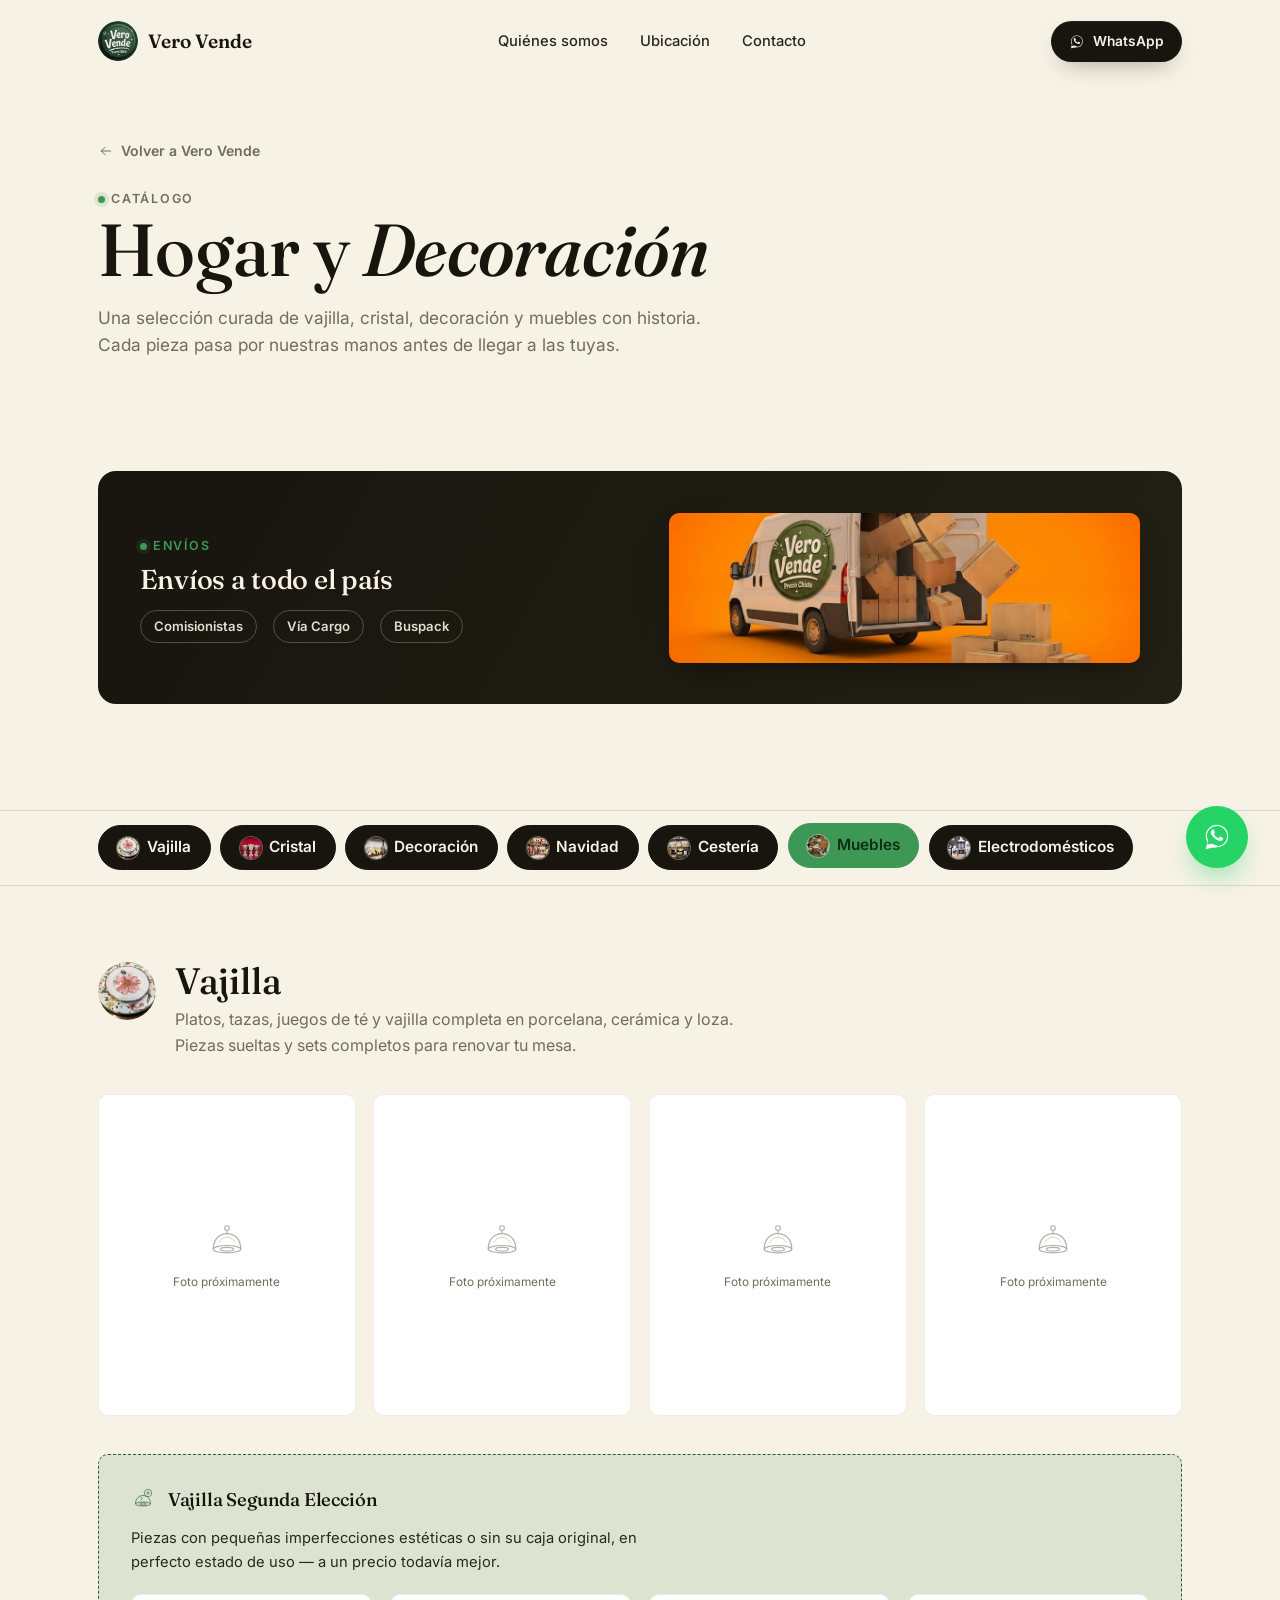
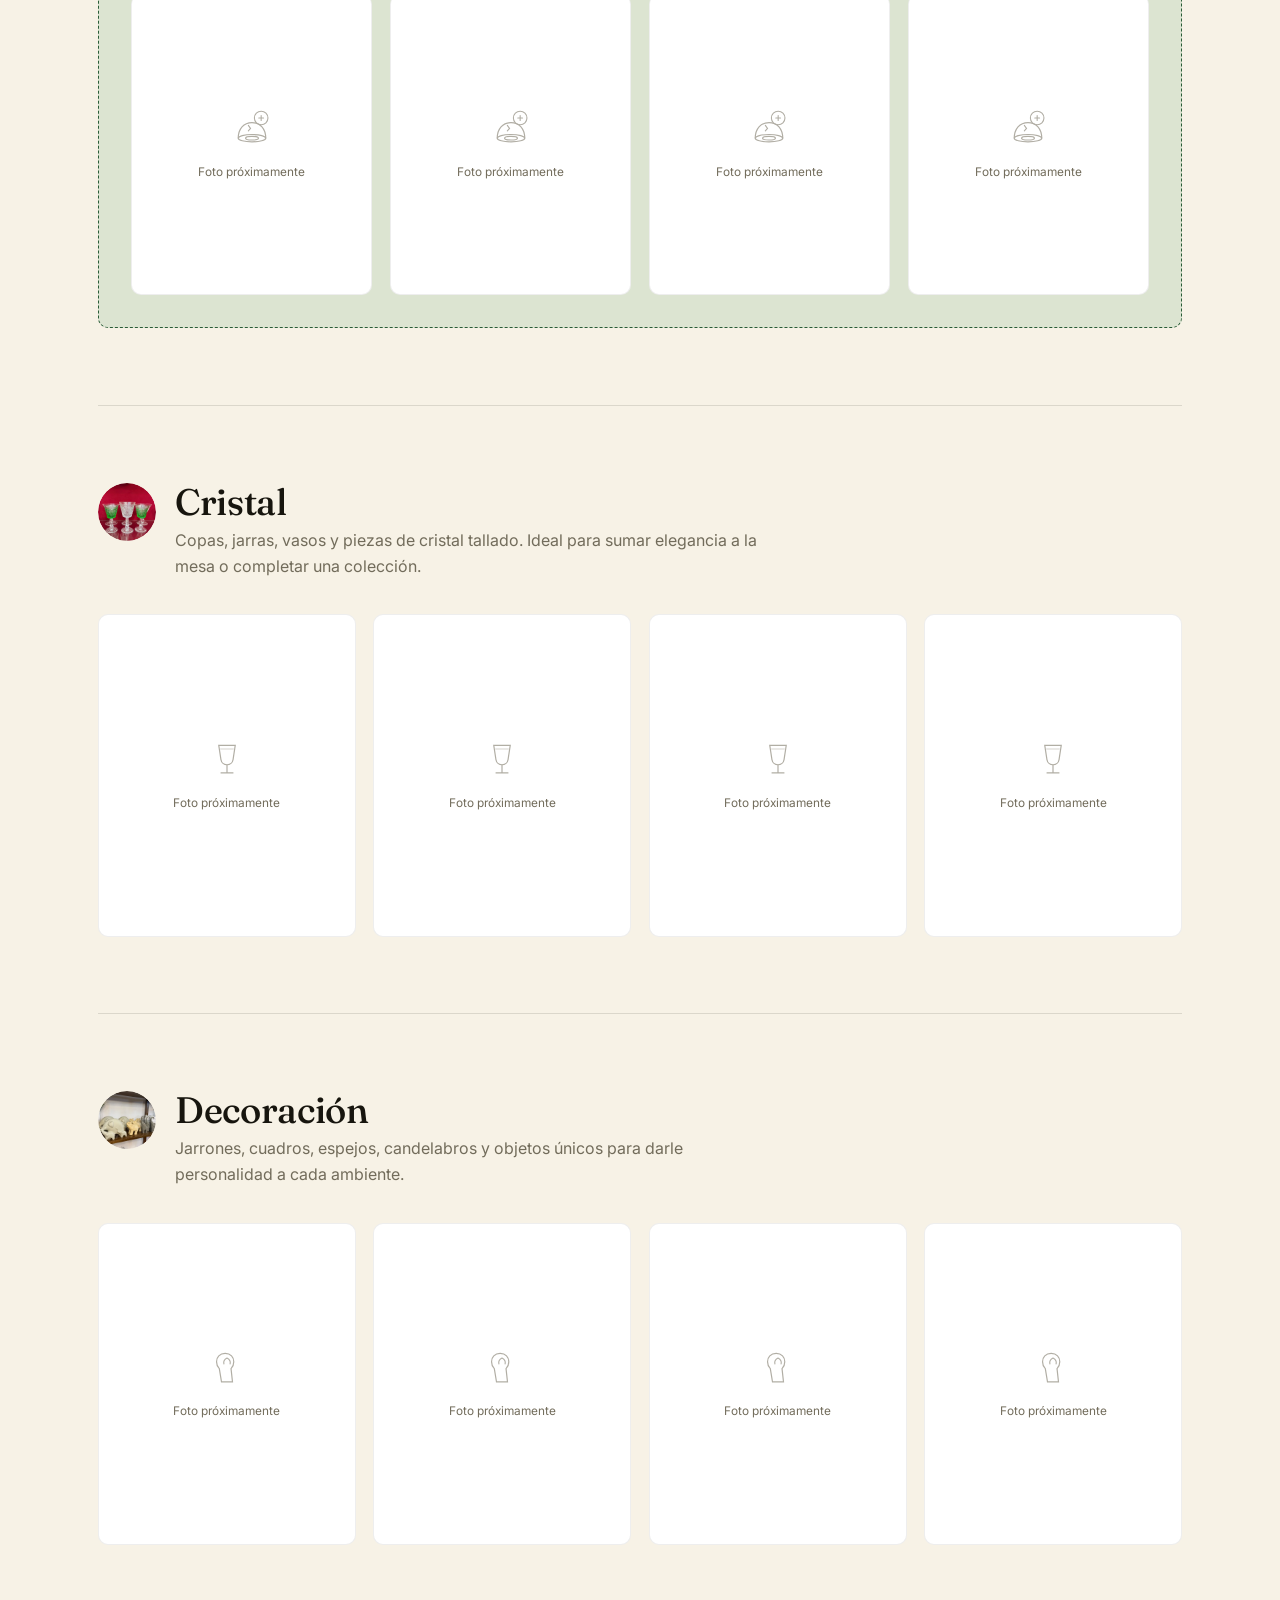
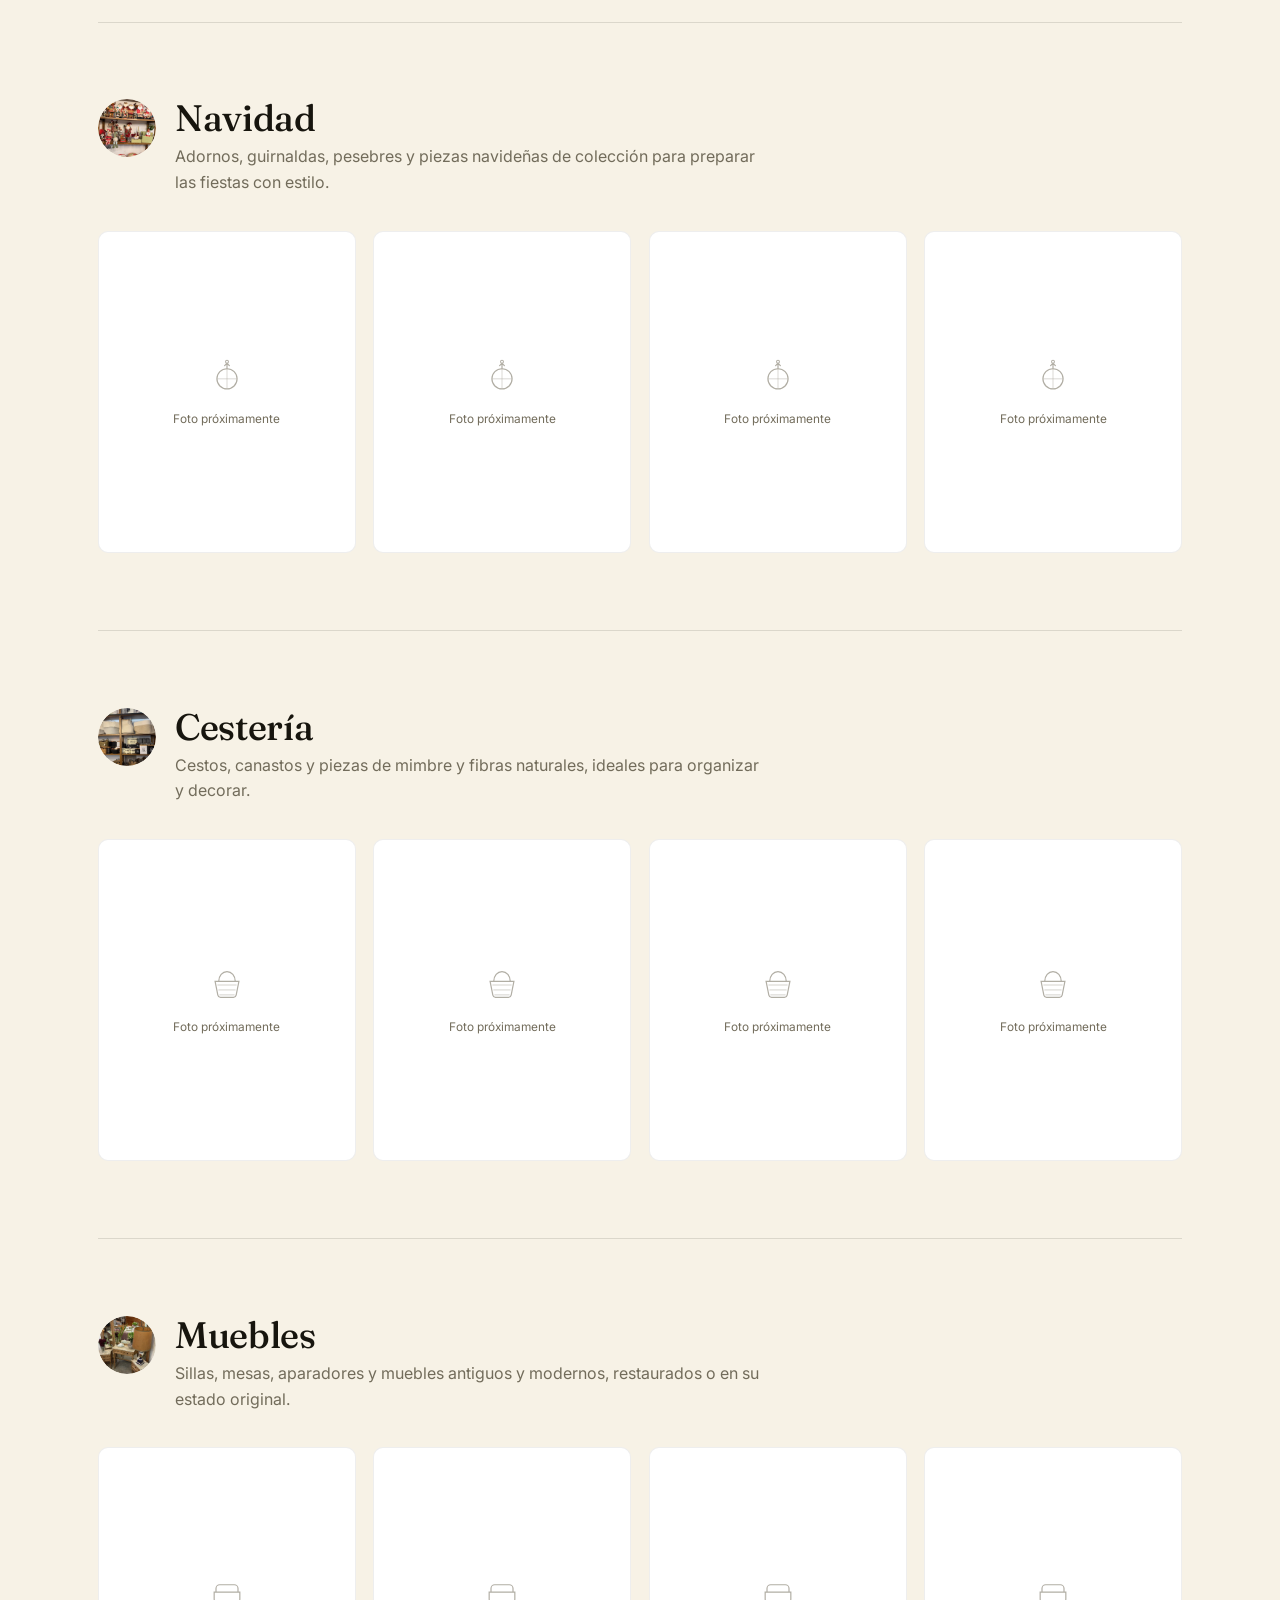
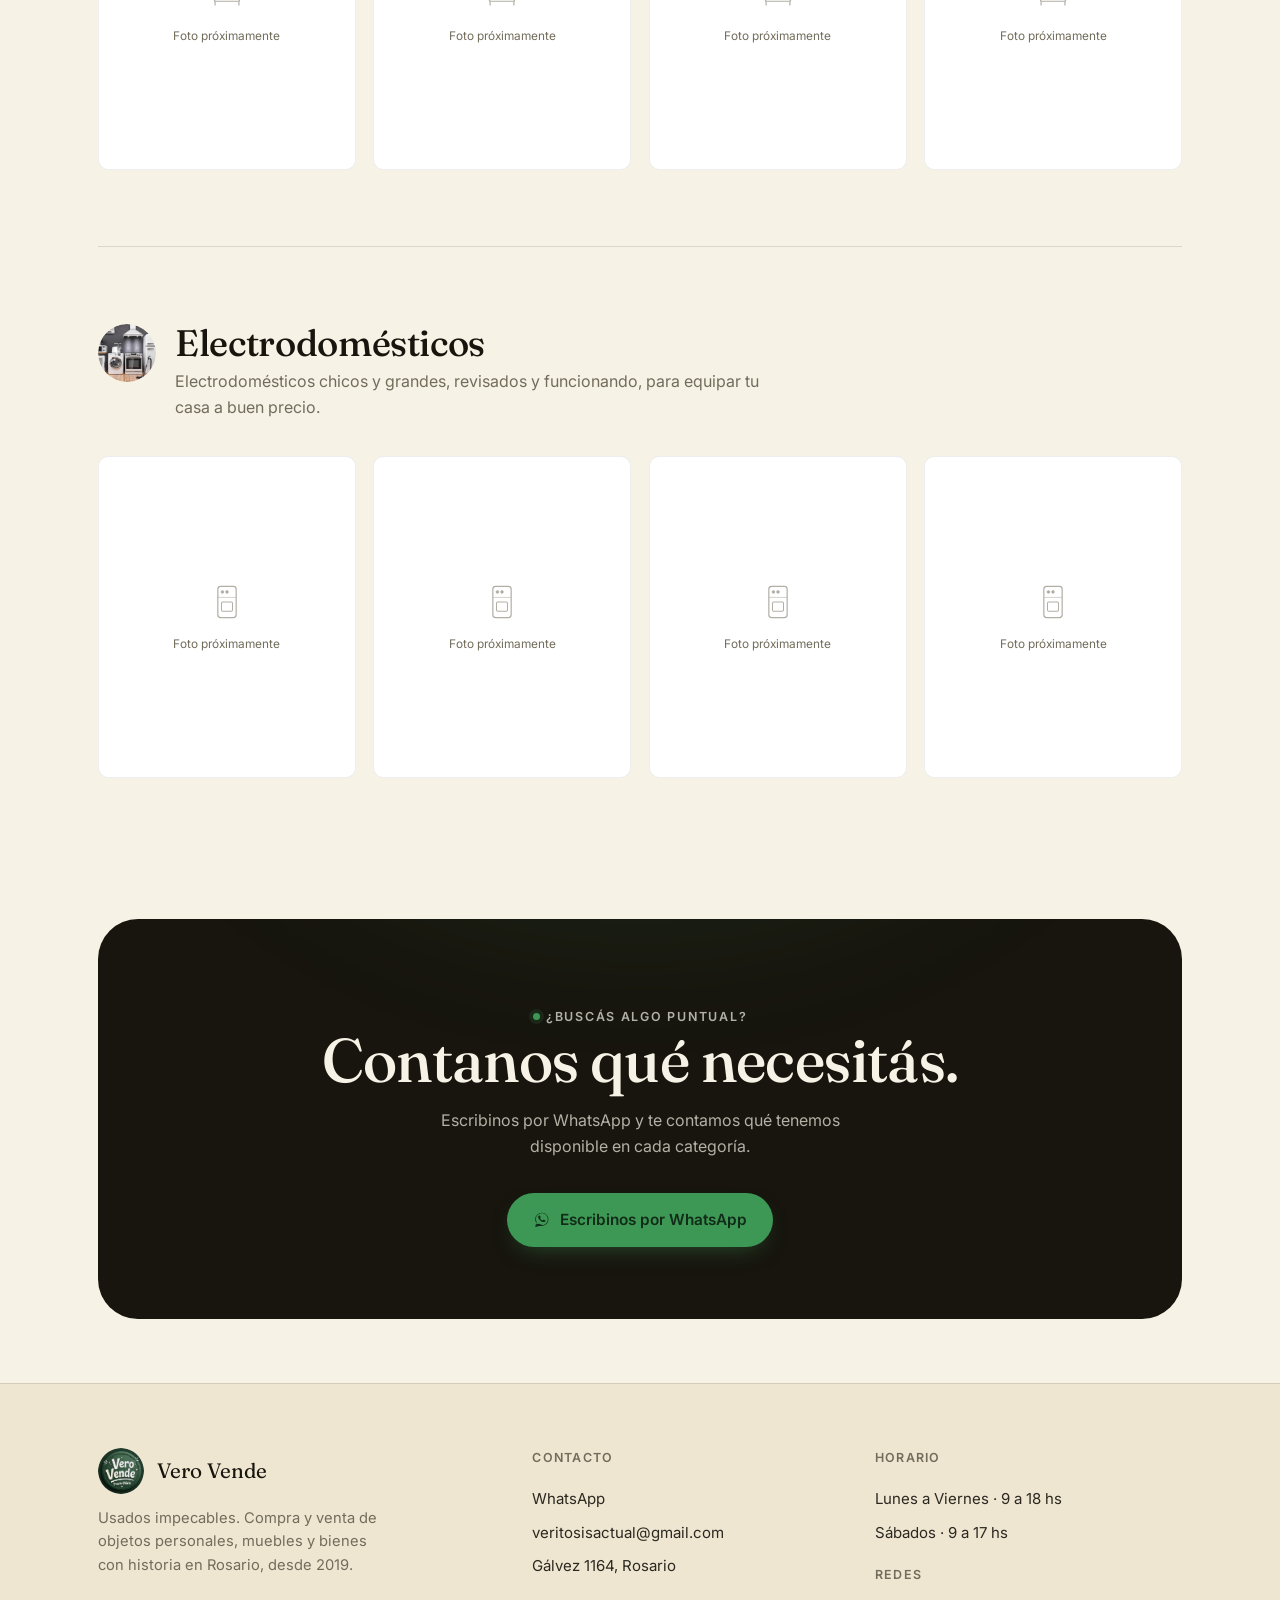
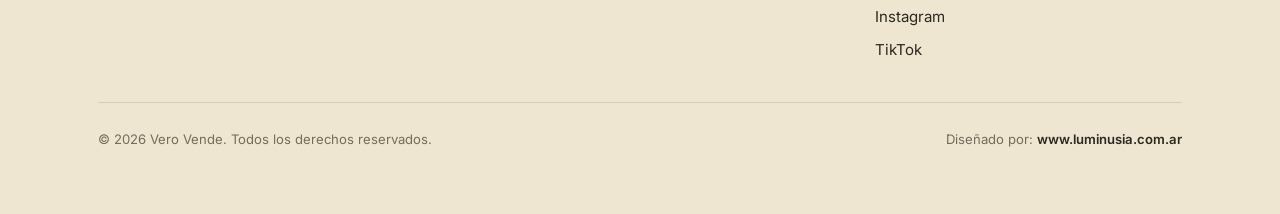
<file: hogar-decoracion_1.html>
<!doctype html>
<html lang="es">
<head>
<meta charset="UTF-8" />
<meta name="viewport" content="width=device-width, initial-scale=1, viewport-fit=cover" />
<title>Hogar y Decoración — Vero Vende</title>
<meta name="description" content="Catálogo de Vero Vende: vajilla, cristal, decoración, navidad, cestería, muebles y electrodomésticos usados e impecables. Envíos a todo el país." />
<link rel="preconnect" href="https://fonts.googleapis.com">
<link rel="preconnect" href="https://fonts.gstatic.com" crossorigin>
<link rel="stylesheet" href="https://fonts.googleapis.com/css2?family=Fraunces:ital,opsz,wght@0,9..144,400;0,9..144,500;0,9..144,600;1,9..144,500&family=Inter:wght@400;500;600;700&display=swap">
<link rel="icon" href="favicon-32.png" sizes="32x32">
<link rel="apple-touch-icon" href="favicon.png">
<link rel="stylesheet" href="styles.css?v=20260922">
<meta name="theme-color" content="#F7F2E6">
</head>
<body>
<svg xmlns="http://www.w3.org/2000/svg" style="display:none">
  <!-- ===== UI icons ===== -->
  <symbol id="ic-whatsapp" viewBox="0 0 32 32">
    <path fill="currentColor" d="M16.02 3C9.4 3 4 8.37 4 15c0 2.36.66 4.56 1.8 6.45L4 29l7.76-1.75A11.9 11.9 0 0 0 16.02 27C22.64 27 28 21.63 28 15S22.64 3 16.02 3Zm0 21.8c-1.98 0-3.83-.55-5.4-1.5l-.39-.23-4.6 1.04 1-4.48-.25-.4A9.7 9.7 0 0 1 5.2 15c0-5.98 4.86-10.8 10.82-10.8 5.96 0 10.8 4.82 10.8 10.8 0 5.98-4.84 10.8-10.8 10.8Zm5.9-8.1c-.32-.16-1.9-.94-2.2-1.04-.3-.11-.51-.16-.73.16-.21.32-.84 1.04-1.03 1.25-.19.21-.38.24-.7.08-.32-.16-1.36-.5-2.6-1.6-.96-.86-1.6-1.92-1.79-2.24-.19-.32-.02-.5.14-.66.14-.14.32-.38.48-.56.16-.19.21-.32.32-.54.11-.21.05-.4-.03-.56-.08-.16-.73-1.75-1-2.4-.26-.62-.53-.54-.73-.55h-.62c-.21 0-.56.08-.85.4-.29.32-1.12 1.09-1.12 2.67s1.15 3.1 1.31 3.31c.16.21 2.26 3.45 5.48 4.84.77.33 1.36.53 1.83.68.77.24 1.47.21 2.02.13.62-.09 1.9-.78 2.17-1.53.27-.75.27-1.4.19-1.53-.08-.13-.29-.21-.61-.37Z"/>
  </symbol>
  <symbol id="ic-instagram" viewBox="0 0 32 32">
    <path fill="currentColor" d="M16 5.8c3.47 0 3.88.01 5.25.08 1.27.06 1.96.27 2.42.44.6.24 1.04.52 1.5.98.46.46.74.9.98 1.5.17.46.38 1.15.44 2.42.06 1.37.08 1.78.08 5.25s-.01 3.88-.08 5.25c-.06 1.27-.27 1.96-.44 2.42-.24.6-.52 1.04-.98 1.5-.46.46-.9.74-1.5.98-.46.17-1.15.38-2.42.44-1.37.06-1.78.08-5.25.08s-3.88-.01-5.25-.08c-1.27-.06-1.96-.27-2.42-.44a4.05 4.05 0 0 1-1.5-.98 4.05 4.05 0 0 1-.98-1.5c-.17-.46-.38-1.15-.44-2.42-.06-1.37-.08-1.78-.08-5.25s.01-3.88.08-5.25c.06-1.27.27-1.96.44-2.42.24-.6.52-1.04.98-1.5.46-.46.9-.74 1.5-.98.46-.17 1.15-.38 2.42-.44C12.12 5.8 12.53 5.8 16 5.8Zm0-2.34c-3.53 0-3.97.01-5.35.08-1.38.06-2.32.28-3.14.6a6.4 6.4 0 0 0-2.32 1.51 6.4 6.4 0 0 0-1.51 2.32c-.32.82-.54 1.76-.6 3.14C2.99 12.5 2.98 12.93 2.98 16s.01 3.5.08 4.88c.06 1.38.28 2.32.6 3.14.32.85.75 1.58 1.51 2.32.75.75 1.47 1.19 2.32 1.51.82.32 1.76.54 3.14.6 1.38.07 1.82.08 5.35.08s3.97-.01 5.35-.08c1.38-.06 2.32-.28 3.14-.6a6.4 6.4 0 0 0 2.32-1.51 6.4 6.4 0 0 0 1.51-2.32c.32-.82.54-1.76.6-3.14.07-1.38.08-1.82.08-4.88s-.01-3.5-.08-4.88c-.06-1.38-.28-2.32-.6-3.14a6.4 6.4 0 0 0-1.51-2.32 6.4 6.4 0 0 0-2.32-1.51c-.82-.32-1.76-.54-3.14-.6C19.97 3.47 19.53 3.46 16 3.46Zm0 6.3A6.24 6.24 0 1 0 16 22a6.24 6.24 0 0 0 0-12.24Zm0 10.3a4.06 4.06 0 1 1 0-8.12 4.06 4.06 0 0 1 0 8.12Zm7.94-10.55a1.46 1.46 0 1 1-2.92 0 1.46 1.46 0 0 1 2.92 0Z"/>
  </symbol>
  <symbol id="ic-tiktok" viewBox="0 0 32 32">
    <path fill="currentColor" d="M23.2 9.27a5.6 5.6 0 0 1-3.9-1.57 5.66 5.66 0 0 1-1.72-3.56h-3.87v16.3c0 1.72-1.4 3.13-3.13 3.13a3.13 3.13 0 1 1 0-6.27c.3 0 .58.04.85.11v-3.94a6.96 6.96 0 0 0-.85-.05 7.06 7.06 0 0 0-7.06 7.06 7.06 7.06 0 0 0 7.06 7.06 7.06 7.06 0 0 0 7.06-7.06v-8.3a9.4 9.4 0 0 0 5.56 1.8v-3.9c0-.01 0-.01 0 0Z"/>
  </symbol>
  <symbol id="ic-pin" viewBox="0 0 24 24">
    <path fill="none" stroke="currentColor" stroke-width="1.4" d="M12 21s-7-6.5-7-11.6A7 7 0 0 1 12 2.5a7 7 0 0 1 7 6.9C19 14.5 12 21 12 21Z"/>
    <circle cx="12" cy="9.4" r="2.4" fill="none" stroke="currentColor" stroke-width="1.4"/>
  </symbol>
  <symbol id="ic-clock" viewBox="0 0 24 24">
    <circle cx="12" cy="12" r="8.6" fill="none" stroke="currentColor" stroke-width="1.4"/>
    <path fill="none" stroke="currentColor" stroke-width="1.4" stroke-linecap="round" d="M12 7v5.2l3.4 2"/>
  </symbol>
  <symbol id="ic-mail" viewBox="0 0 24 24">
    <rect x="2.6" y="5.2" width="18.8" height="13.6" rx="2" fill="none" stroke="currentColor" stroke-width="1.4"/>
    <path fill="none" stroke="currentColor" stroke-width="1.4" stroke-linecap="round" stroke-linejoin="round" d="m3.4 6.2 8.6 6.6 8.6-6.6"/>
  </symbol>
  <symbol id="ic-arrow" viewBox="0 0 24 24">
    <path fill="none" stroke="currentColor" stroke-width="1.5" stroke-linecap="round" stroke-linejoin="round" d="M5 12h14m0 0-5.5-5.5M19 12l-5.5 5.5"/>
  </symbol>
  <symbol id="ic-external" viewBox="0 0 24 24">
    <path fill="none" stroke="currentColor" stroke-width="1.5" stroke-linecap="round" stroke-linejoin="round" d="M9 6H6.5A2.5 2.5 0 0 0 4 8.5v9A2.5 2.5 0 0 0 6.5 20h9a2.5 2.5 0 0 0 2.5-2.5V15M14 4h6v6M20 4l-9.5 9.5"/>
  </symbol>

  <!-- ===== Category icons (line art) ===== -->
  <symbol id="ic-vajilla" viewBox="0 0 48 48">
    <ellipse cx="24" cy="34" rx="15" ry="4" fill="none" stroke="currentColor" stroke-width="1.3"/>
    <ellipse cx="24" cy="34" rx="7" ry="2" fill="none" stroke="currentColor" stroke-width="1.3"/>
    <path fill="none" stroke="currentColor" stroke-width="1.3" d="M9 34C9 24 15 17 24 17s15 7 15 17"/>
    <path fill="none" stroke="currentColor" stroke-width="1" d="M15 27c2-4 5-6 9-6s7 2 9 6" opacity=".6"/>
    <circle cx="24" cy="11" r="2.6" fill="none" stroke="currentColor" stroke-width="1.2"/>
    <path fill="none" stroke="currentColor" stroke-width="1.2" d="M24 13.6v3"/>
  </symbol>
  <symbol id="ic-vajilla2" viewBox="0 0 48 48">
    <ellipse cx="24" cy="34" rx="15" ry="4" fill="none" stroke="currentColor" stroke-width="1.3"/>
    <ellipse cx="24" cy="34" rx="7" ry="2" fill="none" stroke="currentColor" stroke-width="1.3"/>
    <path fill="none" stroke="currentColor" stroke-width="1.3" d="M9 34C9 24 15 17 24 17s15 7 15 17"/>
    <path fill="none" stroke="currentColor" stroke-width="1.2" stroke-linecap="round" d="m20 20 2.4 3.4L20 26"/>
    <circle cx="34" cy="12" r="7.4" fill="none" stroke="currentColor" stroke-width="1.2"/>
    <path fill="none" stroke="currentColor" stroke-width="1.2" stroke-linecap="round" d="M31.4 12h5.2M34 9.4v5.2"/>
  </symbol>
  <symbol id="ic-cristal" viewBox="0 0 48 48">
    <path fill="none" stroke="currentColor" stroke-width="1.3" d="M15 8h18l-2.4 15.6a6.6 6.6 0 0 1-6.6 5.6 6.6 6.6 0 0 1-6.6-5.6L15 8Z"/>
    <path fill="none" stroke="currentColor" stroke-width="1.3" d="M24 29.2V38M17 38h14"/>
    <path fill="none" stroke="currentColor" stroke-width="1" d="M16.6 12h14.8" opacity=".6"/>
  </symbol>
  <symbol id="ic-decoracion" viewBox="0 0 48 48">
    <path fill="none" stroke="currentColor" stroke-width="1.3" d="M18 38h12l-1.6-14.4c2-2 3-4.6 3-7.6 0-5-3.4-9-9.4-9s-9.4 4-9.4 9c0 3 1 5.6 3 7.6L18 38Z"/>
    <path fill="none" stroke="currentColor" stroke-width="1.2" stroke-linecap="round" d="M24 12c-3 1.4-4 3.6-3.4 6.4M24 12c3 1.4 4 3.6 3.4 6.4"/>
  </symbol>
  <symbol id="ic-navidad" viewBox="0 0 48 48">
    <circle cx="24" cy="26" r="11" fill="none" stroke="currentColor" stroke-width="1.3"/>
    <path fill="none" stroke="currentColor" stroke-width="1" d="M13 26h22M24 15v22" opacity=".5"/>
    <path fill="none" stroke="currentColor" stroke-width="1.3" stroke-linecap="round" d="M24 15V9m-2.6 2.6L24 9l2.6 2.6"/>
    <circle cx="24" cy="7.4" r="1.6" fill="none" stroke="currentColor" stroke-width="1.1"/>
  </symbol>
  <symbol id="ic-cesteria" viewBox="0 0 48 48">
    <path fill="none" stroke="currentColor" stroke-width="1.3" d="M11 20h26l-3 15a3 3 0 0 1-3 2.4H17a3 3 0 0 1-3-2.4L11 20Z"/>
    <path fill="none" stroke="currentColor" stroke-width="1" d="M13.5 24h21M14.6 29.4h18.8M15.7 34.8h16.6" opacity=".6"/>
    <path fill="none" stroke="currentColor" stroke-width="1.3" d="M15 20c0-6 4-10.6 9-10.6S33 14 33 20"/>
  </symbol>
  <symbol id="ic-muebles" viewBox="0 0 48 48">
    <path fill="none" stroke="currentColor" stroke-width="1.3" d="M12 23v-4a4 4 0 0 1 4-4h16a4 4 0 0 1 4 4v4"/>
    <path fill="none" stroke="currentColor" stroke-width="1.3" d="M10 23h28v8a2 2 0 0 1-2 2H12a2 2 0 0 1-2-2v-8Z"/>
    <path fill="none" stroke="currentColor" stroke-width="1.3" stroke-linecap="round" d="M11 33v4M37 33v4"/>
  </symbol>
  <symbol id="ic-electro" viewBox="0 0 48 48">
    <rect x="14" y="7" width="20" height="34" rx="3" fill="none" stroke="currentColor" stroke-width="1.3"/>
    <path fill="none" stroke="currentColor" stroke-width="1" d="M14 19h20" opacity=".6"/>
    <circle cx="19" cy="13" r="1.4" fill="currentColor"/>
    <circle cx="24" cy="13" r="1.4" fill="currentColor"/>
    <rect x="18" y="24" width="12" height="10" rx="1.4" fill="none" stroke="currentColor" stroke-width="1.1"/>
  </symbol>
  <symbol id="ic-truck" viewBox="0 0 64 40">
    <path fill="none" stroke="currentColor" stroke-width="1.6" d="M2 10h30v18H2z"/>
    <path fill="none" stroke="currentColor" stroke-width="1.6" stroke-linejoin="round" d="M32 16h11l7 6v6H32z"/>
    <circle cx="12" cy="31" r="4" fill="none" stroke="currentColor" stroke-width="1.6"/>
    <circle cx="45" cy="31" r="4" fill="none" stroke="currentColor" stroke-width="1.6"/>
    <path fill="none" stroke="currentColor" stroke-width="1.2" d="M2 16h30M2 22h30" opacity=".5"/>
  </symbol>
  <symbol id="ic-box" viewBox="0 0 32 32">
    <path fill="none" stroke="currentColor" stroke-width="1.3" d="M16 4 3 9.5v13L16 28l13-5.5v-13L16 4Z"/>
    <path fill="none" stroke="currentColor" stroke-width="1.3" d="M3 9.5 16 15l13-5.5M16 15v13"/>
  </symbol>
  <symbol id="ic-tag" viewBox="0 0 32 32">
    <path fill="none" stroke="currentColor" stroke-width="1.3" d="M17 4h9a2 2 0 0 1 2 2v9a2 2 0 0 1-.6 1.4L15.4 28.4a2 2 0 0 1-2.8 0L4.6 20.4a2 2 0 0 1 0-2.8L16.6 5.6A2 2 0 0 1 18 5"/>
    <circle cx="22" cy="10" r="1.8" fill="currentColor"/>
  </symbol>
</svg>
<a class="skip-link" href="#main">Saltar al contenido</a>

<!-- ================= NAV ================= -->
<header class="nav" id="nav">
  <div class="container nav-inner">
    <a class="nav-brand" href="index.html">
      <img src="logo-circle.webp" alt="" width="40" height="40">
      Vero Vende
    </a>
    <nav class="nav-links" aria-label="Navegación principal">
      <a href="index.html#quienes-somos">Quiénes somos</a>
      <a href="index.html#ubicacion">Ubicación</a>
      <a href="index.html#contacto">Contacto</a>
    </nav>
    <a class="btn btn-primary btn-sm nav-cta" href="https://wa.me/5496921966?text=Hola%20Vero%20Vende!%20Quer%C3%ADa%20consultarles." target="_blank" rel="noopener">
      <svg class="icon icon-fill" aria-hidden="true"><use href="#ic-whatsapp"/></svg>
      WhatsApp
    </a>
    <button class="nav-burger" aria-label="Abrir menú" aria-expanded="false">
      <span></span><span></span><span></span>
    </button>
  </div>
</header>

<div class="mobile-menu" id="mobile-menu">
  <a href="index.html#quienes-somos">Quiénes somos</a>
  <a href="index.html#ubicacion">Ubicación</a>
  <a href="index.html#contacto">Contacto</a>
  <a class="btn btn-lime btn-block" href="https://wa.me/5496921966" target="_blank" rel="noopener">Escribinos por WhatsApp</a>
</div>

<main id="main">

  <div class="container page-header">
    <a class="back-link" href="index.html">
      <svg class="icon" aria-hidden="true"><use href="#ic-arrow"/></svg>
      Volver a Vero Vende
    </a>
    <p class="eyebrow" data-reveal>Catálogo</p>
    <h1 class="page-title" data-split-text="chars" data-split-immediate>Hogar y <em>Decoración</em></h1>
    <p class="page-lede" data-reveal>Una selección curada de vajilla, cristal, decoración y muebles con historia. Cada pieza pasa por nuestras manos antes de llegar a las tuyas.</p>
  </div>

  <div class="container section-tight">
    <div class="ship-banner" data-reveal>
      <div class="ship-banner-text">
        <p class="eyebrow">Envíos</p>
        <h3>Envíos a todo el país</h3>
        <div class="ship-carriers">
          <span>Comisionistas</span>
          <span>Vía Cargo</span>
          <span>Buspack</span>
        </div>
      </div>
      <div class="ship-photo">
        <img src="envios.webp" alt="Camioneta de reparto con paquetes de Vero Vende" width="900" height="600" loading="lazy">
      </div>
    </div>
  </div>

  <div class="cat-nav-wrap">
    <div class="container">
      <nav class="cat-nav" aria-label="Categorías">
        <a href="#vajilla"><img class="cat-photo" src="vajilla.webp" alt="" width="22" height="22" loading="lazy"><span class="cat-name">Vajilla</span></a>
        <a href="#cristal"><img class="cat-photo" src="cristal.webp" alt="" width="22" height="22" loading="lazy"><span class="cat-name">Cristal</span></a>
        <a href="#decoracion"><img class="cat-photo" src="decoracion.webp" alt="" width="22" height="22" loading="lazy"><span class="cat-name">Decoración</span></a>
        <a href="#navidad"><img class="cat-photo" src="navidad.webp" alt="" width="22" height="22" loading="lazy"><span class="cat-name">Navidad</span></a>
        <a href="#cesteria"><img class="cat-photo" src="cesteria.webp" alt="" width="22" height="22" loading="lazy"><span class="cat-name">Cestería</span></a>
        <a href="#muebles"><img class="cat-photo" src="muebles.webp" alt="" width="22" height="22" loading="lazy"><span class="cat-name">Muebles</span></a>
        <a href="#electrodomesticos"><img class="cat-photo" src="electrodomesticos.webp" alt="" width="22" height="22" loading="lazy"><span class="cat-name">Electrodomésticos</span></a>
      </nav>
    </div>
  </div>

  <div class="container">

    <!-- VAJILLA -->
    <section class="cat-section" id="vajilla">
      <div class="cat-head" data-reveal>
        <div class="icon-badge icon-badge-photo"><img src="vajilla.webp" alt="" width="58" height="58" loading="lazy"></div>
        <div>
          <h2>Vajilla</h2>
          <p>Platos, tazas, juegos de té y vajilla completa en porcelana, cerámica y loza. Piezas sueltas y sets completos para renovar tu mesa.</p>
        </div>
      </div>
      <div class="item-grid" data-reveal>
        <div class="item-placeholder"><svg class="icon"><use href="#ic-vajilla"/></svg><span>Foto próximamente</span></div>
        <div class="item-placeholder"><svg class="icon"><use href="#ic-vajilla"/></svg><span>Foto próximamente</span></div>
        <div class="item-placeholder"><svg class="icon"><use href="#ic-vajilla"/></svg><span>Foto próximamente</span></div>
        <div class="item-placeholder"><svg class="icon"><use href="#ic-vajilla"/></svg><span>Foto próximamente</span></div>
      </div>

      <div class="subsection" data-reveal>
        <div class="subsection-head">
          <svg class="icon"><use href="#ic-vajilla2"/></svg>
          <h3>Vajilla Segunda Elección</h3>
        </div>
        <p class="subsection-note">Piezas con pequeñas imperfecciones estéticas o sin su caja original, en perfecto estado de uso — a un precio todavía mejor.</p>
        <div class="item-grid">
          <div class="item-placeholder"><svg class="icon"><use href="#ic-vajilla2"/></svg><span>Foto próximamente</span></div>
          <div class="item-placeholder"><svg class="icon"><use href="#ic-vajilla2"/></svg><span>Foto próximamente</span></div>
          <div class="item-placeholder"><svg class="icon"><use href="#ic-vajilla2"/></svg><span>Foto próximamente</span></div>
          <div class="item-placeholder"><svg class="icon"><use href="#ic-vajilla2"/></svg><span>Foto próximamente</span></div>
        </div>
      </div>
    </section>

    <!-- CRISTAL -->
    <section class="cat-section" id="cristal">
      <div class="cat-head" data-reveal>
        <div class="icon-badge icon-badge-photo"><img src="cristal.webp" alt="" width="58" height="58" loading="lazy"></div>
        <div>
          <h2>Cristal</h2>
          <p>Copas, jarras, vasos y piezas de cristal tallado. Ideal para sumar elegancia a la mesa o completar una colección.</p>
        </div>
      </div>
      <div class="item-grid" data-reveal>
        <div class="item-placeholder"><svg class="icon"><use href="#ic-cristal"/></svg><span>Foto próximamente</span></div>
        <div class="item-placeholder"><svg class="icon"><use href="#ic-cristal"/></svg><span>Foto próximamente</span></div>
        <div class="item-placeholder"><svg class="icon"><use href="#ic-cristal"/></svg><span>Foto próximamente</span></div>
        <div class="item-placeholder"><svg class="icon"><use href="#ic-cristal"/></svg><span>Foto próximamente</span></div>
      </div>
    </section>

    <!-- DECORACION -->
    <section class="cat-section" id="decoracion">
      <div class="cat-head" data-reveal>
        <div class="icon-badge icon-badge-photo"><img src="decoracion.webp" alt="" width="58" height="58" loading="lazy"></div>
        <div>
          <h2>Decoración</h2>
          <p>Jarrones, cuadros, espejos, candelabros y objetos únicos para darle personalidad a cada ambiente.</p>
        </div>
      </div>
      <div class="item-grid" data-reveal>
        <div class="item-placeholder"><svg class="icon"><use href="#ic-decoracion"/></svg><span>Foto próximamente</span></div>
        <div class="item-placeholder"><svg class="icon"><use href="#ic-decoracion"/></svg><span>Foto próximamente</span></div>
        <div class="item-placeholder"><svg class="icon"><use href="#ic-decoracion"/></svg><span>Foto próximamente</span></div>
        <div class="item-placeholder"><svg class="icon"><use href="#ic-decoracion"/></svg><span>Foto próximamente</span></div>
      </div>
    </section>

    <!-- NAVIDAD -->
    <section class="cat-section" id="navidad">
      <div class="cat-head" data-reveal>
        <div class="icon-badge icon-badge-photo"><img src="navidad.webp" alt="" width="58" height="58" loading="lazy"></div>
        <div>
          <h2>Navidad</h2>
          <p>Adornos, guirnaldas, pesebres y piezas navideñas de colección para preparar las fiestas con estilo.</p>
        </div>
      </div>
      <div class="item-grid" data-reveal>
        <div class="item-placeholder"><svg class="icon"><use href="#ic-navidad"/></svg><span>Foto próximamente</span></div>
        <div class="item-placeholder"><svg class="icon"><use href="#ic-navidad"/></svg><span>Foto próximamente</span></div>
        <div class="item-placeholder"><svg class="icon"><use href="#ic-navidad"/></svg><span>Foto próximamente</span></div>
        <div class="item-placeholder"><svg class="icon"><use href="#ic-navidad"/></svg><span>Foto próximamente</span></div>
      </div>
    </section>

    <!-- CESTERIA -->
    <section class="cat-section" id="cesteria">
      <div class="cat-head" data-reveal>
        <div class="icon-badge icon-badge-photo"><img src="cesteria.webp" alt="" width="58" height="58" loading="lazy"></div>
        <div>
          <h2>Cestería</h2>
          <p>Cestos, canastos y piezas de mimbre y fibras naturales, ideales para organizar y decorar.</p>
        </div>
      </div>
      <div class="item-grid" data-reveal>
        <div class="item-placeholder"><svg class="icon"><use href="#ic-cesteria"/></svg><span>Foto próximamente</span></div>
        <div class="item-placeholder"><svg class="icon"><use href="#ic-cesteria"/></svg><span>Foto próximamente</span></div>
        <div class="item-placeholder"><svg class="icon"><use href="#ic-cesteria"/></svg><span>Foto próximamente</span></div>
        <div class="item-placeholder"><svg class="icon"><use href="#ic-cesteria"/></svg><span>Foto próximamente</span></div>
      </div>
    </section>

    <!-- MUEBLES -->
    <section class="cat-section" id="muebles">
      <div class="cat-head" data-reveal>
        <div class="icon-badge icon-badge-photo"><img src="muebles.webp" alt="" width="58" height="58" loading="lazy"></div>
        <div>
          <h2>Muebles</h2>
          <p>Sillas, mesas, aparadores y muebles antiguos y modernos, restaurados o en su estado original.</p>
        </div>
      </div>
      <div class="item-grid" data-reveal>
        <div class="item-placeholder"><svg class="icon"><use href="#ic-muebles"/></svg><span>Foto próximamente</span></div>
        <div class="item-placeholder"><svg class="icon"><use href="#ic-muebles"/></svg><span>Foto próximamente</span></div>
        <div class="item-placeholder"><svg class="icon"><use href="#ic-muebles"/></svg><span>Foto próximamente</span></div>
        <div class="item-placeholder"><svg class="icon"><use href="#ic-muebles"/></svg><span>Foto próximamente</span></div>
      </div>
    </section>

    <!-- ELECTRODOMESTICOS -->
    <section class="cat-section" id="electrodomesticos">
      <div class="cat-head" data-reveal>
        <div class="icon-badge icon-badge-photo"><img src="electrodomesticos.webp" alt="" width="58" height="58" loading="lazy"></div>
        <div>
          <h2>Electrodomésticos</h2>
          <p>Electrodomésticos chicos y grandes, revisados y funcionando, para equipar tu casa a buen precio.</p>
        </div>
      </div>
      <div class="item-grid" data-reveal>
        <div class="item-placeholder"><svg class="icon"><use href="#ic-electro"/></svg><span>Foto próximamente</span></div>
        <div class="item-placeholder"><svg class="icon"><use href="#ic-electro"/></svg><span>Foto próximamente</span></div>
        <div class="item-placeholder"><svg class="icon"><use href="#ic-electro"/></svg><span>Foto próximamente</span></div>
        <div class="item-placeholder"><svg class="icon"><use href="#ic-electro"/></svg><span>Foto próximamente</span></div>
      </div>
    </section>

  </div>

  <div class="container section-tight">
    <div class="cta-band" data-reveal>
      <p class="eyebrow" style="color:rgba(247,242,230,.7)">¿Buscás algo puntual?</p>
      <h2 class="h-xl" data-split-text="words">Contanos qué necesitás.</h2>
      <p>Escribinos por WhatsApp y te contamos qué tenemos disponible en cada categoría.</p>
      <div class="hero-actions">
        <a class="btn btn-lime" href="https://wa.me/5496921966?text=Hola%20Vero%20Vende!%20Quer%C3%ADa%20consultarles%20sobre%20el%20cat%C3%A1logo." target="_blank" rel="noopener">
          <svg class="icon icon-fill" aria-hidden="true"><use href="#ic-whatsapp"/></svg>
          Escribinos por WhatsApp
        </a>
      </div>
    </div>
  </div>

</main>

<!-- ================= FOOTER ================= -->
<footer class="site-footer">
  <div class="container">
    <div class="footer-top">
      <div>
        <div class="footer-brand">
          <img src="logo-circle.webp" alt="" width="46" height="46">
          Vero Vende
        </div>
        <p class="footer-tag">Usados impecables. Compra y venta de objetos personales, muebles y bienes con historia en Rosario, desde 2019.</p>
      </div>
      <div class="footer-col">
        <h5>Contacto</h5>
        <a href="https://wa.me/5496921966" target="_blank" rel="noopener">WhatsApp</a>
        <a href="mailto:veritosisactual@gmail.com">veritosisactual@gmail.com</a>
        <p>Gálvez 1164, Rosario</p>
      </div>
      <div class="footer-col">
        <h5>Horario</h5>
        <p>Lunes a Viernes · 9 a 18 hs</p>
        <p>Sábados · 9 a 17 hs</p>
        <h5 style="margin-top:1rem">Redes</h5>
        <a href="https://www.instagram.com/veroferreyra2?stkn=NXc3dnBtcDdtYWds" target="_blank" rel="noopener">Instagram</a>
        <a href="https://www.tiktok.com/@vero.vende?_r=1&_t=ZS-99wvXMag7jL" target="_blank" rel="noopener">TikTok</a>
      </div>
    </div>
    <div class="footer-bottom">
      <span>© <span id="year">2026</span> Vero Vende. Todos los derechos reservados.</span>
      <span>Diseñado por: <a href="https://www.luminusia.com.ar" target="_blank" rel="noopener">www.luminusia.com.ar</a></span>
    </div>
  </div>
</footer>

<a class="float-wa" href="https://wa.me/5496921966?text=Hola%20Vero%20Vende!%20Quer%C3%ADa%20consultarles." target="_blank" rel="noopener" aria-label="Escribinos por WhatsApp">
  <svg class="icon icon-fill" aria-hidden="true"><use href="#ic-whatsapp"/></svg>
</a>

<script defer src="manifest.js"></script>
<script defer src="main.js?v=20260922"></script>
<script>document.getElementById("year") && (document.getElementById("year").textContent = new Date().getFullYear());</script>
</body>
</html>
</file>
<file: styles.css>
/* =============================================================
   VERO VENDE — styles.css
   Archetype: Editorial Light Cream (adapted palette: cream + lime)
   ============================================================= */

/* =============================================================
   1. Tokens
   ============================================================= */
:root {
  --bg:        #F7F2E6;
  --bg-2:      #EFE6D2;
  --paper:     #FFFFFF;
  --ink:       #17150E;
  --ink-soft:  #2B2820;
  --ink-mute:  #726C5B;
  --line:      rgba(23,21,14,0.12);
  --line-2:    rgba(23,21,14,0.07);

  --lime:      #3E9855;
  --lime-deep: #295B36;
  --lime-ink:  #112C18;
  --lime-tint: rgba(62,152,85,0.14);
  --lime-tint-2: rgba(62,152,85,0.28);

  --cream:     #F7F2E6;

  --serif: 'Fraunces', Georgia, 'Iowan Old Style', 'Palatino Linotype', 'Book Antiqua', serif;
  --sans: 'Inter', -apple-system, BlinkMacSystemFont, 'Segoe UI', Roboto, Helvetica, Arial, sans-serif;

  --ease-out:  cubic-bezier(0.16, 1, 0.3, 1);
  --ease-soft: cubic-bezier(0.25, 0.46, 0.45, 0.94);
  --ease-bounce: cubic-bezier(0.34, 1.56, 0.64, 1);

  --container: 1180px;
  --gutter: clamp(1.25rem, 4vw, 3rem);
  --radius: 18px;
  --radius-sm: 10px;
  --nav-h: 84px;
}

/* =============================================================
   2. Reset & base
   ============================================================= */
*, *::before, *::after { box-sizing: border-box; margin: 0; }
html {
  -webkit-text-size-adjust: 100%;
  tab-size: 2;
  overflow-x: clip;
  scroll-behavior: smooth;
  scroll-padding-top: var(--nav-h);
}
@media (prefers-reduced-motion: reduce) { html { scroll-behavior: auto; } }

/* Smooth page transitions between index.html <-> hogar-decoracion.html.
   Progressive enhancement: unsupported browsers just do a normal instant
   navigation, so no fallback code is needed. */
@media (prefers-reduced-motion: no-preference) {
  @view-transition { navigation: auto; }

  ::view-transition-old(root) { animation: vv-page-out .45s var(--ease-out) both; }
  ::view-transition-new(root) { animation: vv-page-in .5s var(--ease-out) both; }
  @keyframes vv-page-out { to { opacity: 0; transform: translateY(-14px) scale(.99); } }
  @keyframes vv-page-in { from { opacity: 0; transform: translateY(16px) scale(.99); } }
}

body {
  font-family: var(--sans);
  font-size: 16px;
  line-height: 1.6;
  color: var(--ink-soft);
  background: var(--bg);
  -webkit-font-smoothing: antialiased;
  text-rendering: optimizeLegibility;
  overflow-x: clip;
  overscroll-behavior-y: none;
}
img, svg, video { display: block; max-width: 100%; }
img { height: auto; }
button { font: inherit; color: inherit; cursor: pointer; border: 0; background: none; }
a { color: inherit; text-decoration: none; }
p { text-wrap: pretty; }
h1, h2, h3, h4 { text-wrap: balance; line-height: 1.05; letter-spacing: -0.01em; font-family: var(--serif); color: var(--ink); font-weight: 500; }
ul { list-style: none; padding: 0; }
::selection { background: var(--lime); color: var(--ink); }

:focus-visible {
  outline: 2px solid var(--lime-deep);
  outline-offset: 3px;
  border-radius: 4px;
}

.icon { width: 1em; height: 1em; display: inline-block; fill: none; stroke: currentColor; }
.icon-fill { fill: currentColor; stroke: none; }

/* =============================================================
   3. Utilities
   ============================================================= */
.container { max-width: var(--container); margin-inline: auto; padding-inline: var(--gutter); }
.sr-only {
  position: absolute; width: 1px; height: 1px; padding: 0; margin: -1px;
  overflow: hidden; clip: rect(0,0,0,0); white-space: nowrap; border: 0;
}
.skip-link {
  position: fixed; top: -100px; left: 1rem;
  padding: .7rem 1.1rem; background: var(--ink); color: var(--bg);
  z-index: 9999; border-radius: 8px; font-weight: 600; transition: top .3s var(--ease-out);
}
.skip-link:focus { top: 1rem; }

.eyebrow {
  display: inline-flex; align-items: center; gap: .5em;
  font-family: var(--sans); font-size: .78rem; font-weight: 600;
  letter-spacing: .14em; text-transform: uppercase; color: var(--ink-mute);
}
.eyebrow::before {
  content: ""; width: 7px; height: 7px; border-radius: 50%;
  background: var(--lime); box-shadow: 0 0 0 4px var(--lime-tint);
}

.mark {
  background: linear-gradient(transparent 62%, var(--lime-tint-2) 62%);
  padding: 0 .06em;
}
.mark-strong { color: var(--lime-deep); }

.section { padding-block: clamp(4rem, 9vw, 8rem); position: relative; }
.section-tight { padding-block: clamp(2.5rem, 5vw, 4.5rem); }
.section-head { max-width: 640px; margin-bottom: clamp(2rem, 5vw, 3.5rem); }
.section-head p { color: var(--ink-mute); font-size: 1.05rem; margin-top: .9rem; }

/* =============================================================
   4. Typography
   ============================================================= */
.h-display { font-size: clamp(2.8rem, 6vw, 5rem); }
.h-xl { font-size: clamp(2.4rem, 4.8vw, 3.9rem); }
.h-lg { font-size: clamp(1.85rem, 3vw, 2.6rem); }
.h-md { font-size: clamp(1.25rem, 1.6vw, 1.55rem); }
em, .italic { font-style: italic; }
.lede { font-size: clamp(1.1rem, 1.6vw, 1.3rem); color: var(--ink-mute); max-width: 46ch; }

/* =============================================================
   5. Components
   ============================================================= */

/* Buttons */
.btn {
  display: inline-flex; align-items: center; justify-content: center; gap: .6em;
  padding: .95em 1.7em; border-radius: 999px; font-weight: 600; font-size: .96rem;
  transition: transform .4s var(--ease-bounce), box-shadow .45s var(--ease-out), background-color .3s var(--ease-out), color .3s var(--ease-out);
  white-space: nowrap;
}
.btn .icon { width: 1.15em; height: 1.15em; }
.btn-primary {
  background: var(--ink); color: var(--bg);
  box-shadow: 0 1px 0 rgba(255,255,255,.06) inset, 0 10px 24px -12px rgba(23,21,14,.5);
}
.btn-primary:hover { transform: translateY(-3px); box-shadow: 0 16px 30px -12px rgba(23,21,14,.55); }
.btn-lime {
  background: var(--lime); color: var(--lime-ink);
  box-shadow: 0 10px 24px -12px rgba(62,152,85,.55);
}
.btn-lime:hover { transform: translateY(-3px); box-shadow: 0 18px 32px -12px rgba(62,152,85,.6); }
.btn-ghost {
  background: transparent; color: var(--ink); border: 1.5px solid var(--line);
}
.btn-ghost:hover { border-color: var(--ink); transform: translateY(-3px); }
.btn-sm { padding: .7em 1.3em; font-size: .86rem; }
.btn-block { width: 100%; }
/* Tactile press feedback — placed last so it wins the cascade over the :hover lift above */
.btn:active { transform: scale(.95) !important; transition: transform .15s var(--ease-out) !important; }

/* Cards */
.card {
  background: var(--paper); border-radius: var(--radius);
  border: 1px solid var(--line-2);
  transition: transform .55s var(--ease-bounce), box-shadow .5s var(--ease-out), border-color .5s var(--ease-out);
}
.card:hover { transform: translateY(-6px); box-shadow: 0 30px 50px -30px rgba(23,21,14,.35); border-color: transparent; }

/* Nav */
.nav {
  position: fixed; inset: 0 0 auto 0; z-index: 500; height: var(--nav-h);
  display: flex; align-items: center;
  background: transparent;
  transition: background-color .5s var(--ease-out), box-shadow .5s var(--ease-out), border-color .5s var(--ease-out);
  border-bottom: 1px solid transparent;
}
.nav.is-solid { background: rgba(247,242,230,.86); backdrop-filter: blur(14px) saturate(140%); -webkit-backdrop-filter: blur(14px) saturate(140%); border-bottom-color: var(--line); }
.nav-inner { display: flex; align-items: center; justify-content: space-between; width: 100%; gap: 1.2rem; }
.nav-brand { display: flex; align-items: center; gap: .65rem; font-family: var(--serif); font-size: 1.2rem; font-weight: 600; color: var(--ink); }
.nav-brand img { width: 40px; height: 40px; border-radius: 50%; }
.nav-links { display: none; align-items: center; gap: 2rem; font-size: .92rem; font-weight: 500; }
.nav-links a { position: relative; padding-block: .3rem; color: var(--ink-soft); }
.nav-links a::after {
  content: ""; position: absolute; left: 0; right: 100%; bottom: 0; height: 1.5px;
  background: var(--lime-deep); transition: right .4s var(--ease-out);
}
.nav-links a:hover::after { right: 0; }
.nav-cta { display: none; }
.nav-burger { display: inline-flex; width: 42px; height: 42px; border-radius: 50%; align-items: center; justify-content: center; border: 1px solid var(--line); }
.nav-burger span, .nav-burger::before, .nav-burger::after { content: ""; display: block; width: 18px; height: 1.4px; background: var(--ink); position: relative; transition: transform .35s var(--ease-out), opacity .35s var(--ease-out); }
.nav-burger { flex-direction: column; gap: 4px; }
.nav-burger span { position: static; }
.is-nav-open .nav-burger span:nth-child(1) { transform: translateY(5.4px) rotate(45deg); }
.is-nav-open .nav-burger span:nth-child(2) { opacity: 0; }
.is-nav-open .nav-burger span:nth-child(3) { transform: translateY(-5.4px) rotate(-45deg); }

@media (min-width: 960px) {
  .nav-links { display: flex; }
  .nav-cta { display: inline-flex; }
  .nav-burger { display: none; }
}

.mobile-menu {
  position: fixed; inset: var(--nav-h) 0 0 0; z-index: 480;
  background: var(--bg); transform: translateY(-8px); opacity: 0; pointer-events: none;
  transition: opacity .35s var(--ease-out), transform .35s var(--ease-out);
  display: flex; flex-direction: column; padding: 2rem var(--gutter);
  overflow-y: auto;
}
.is-nav-open .mobile-menu { opacity: 1; transform: translateY(0); pointer-events: auto; }
.mobile-menu a { display: block; padding: 1rem 0; font-family: var(--serif); font-size: 1.6rem; border-bottom: 1px solid var(--line); }
.mobile-menu .btn { margin-top: 1.5rem; }

/* Floating WhatsApp button */
.float-wa {
  position: fixed; right: clamp(1rem, 4vw, 2rem); bottom: clamp(1rem, 4vw, 2rem); z-index: 400;
  width: 62px; height: 62px; border-radius: 50%;
  background: #25D366; color: #fff;
  display: flex; align-items: center; justify-content: center;
  box-shadow: 0 14px 28px -10px rgba(37,211,102,.65);
  animation: floatPulse 2.8s ease-in-out infinite;
}
.float-wa .icon { width: 30px; height: 30px; }
.float-wa:hover { animation-play-state: paused; transform: scale(1.08); }
@keyframes floatPulse {
  0%, 100% { box-shadow: 0 14px 28px -10px rgba(37,211,102,.65), 0 0 0 0 rgba(37,211,102,.5); }
  50% { box-shadow: 0 14px 28px -10px rgba(37,211,102,.65), 0 0 0 12px rgba(37,211,102,0); }
}

/* =============================================================
   6. Sections
   ============================================================= */

/* --- Hero --- */
.hero {
  position: relative;
  padding-top: calc(var(--nav-h) + clamp(2.5rem, 7vw, 5rem));
  padding-bottom: clamp(3rem, 8vw, 6rem);
  overflow: clip;
}
.hero-noise {
  position: absolute; inset: 0; z-index: 0; pointer-events: none; opacity: .5;
  background-image: url("grain.svg");
  background-size: 480px 480px;
}
.hero-glow {
  position: absolute; z-index: 0; pointer-events: none;
  width: 60vw; height: 60vw; max-width: 800px; max-height: 800px;
  top: -18%; right: -14%;
  background: radial-gradient(circle, var(--lime-tint) 0%, transparent 68%);
  filter: blur(10px);
}
/* Ambient drifting blob — independent of .hero-glow so it never fights
   the JS scroll-parallax transform (CSS animations win the cascade over
   inline styles, which would otherwise freeze the parallax mid-drift). */
.hero::after {
  content: "";
  position: absolute; z-index: 0; pointer-events: none;
  width: 46vw; height: 46vw; max-width: 620px; max-height: 620px;
  left: -12%; bottom: -20%;
  background: radial-gradient(circle, var(--lime-tint-2) 0%, transparent 70%);
  filter: blur(14px);
  opacity: .8;
}
@media (prefers-reduced-motion: no-preference) {
  .hero::after { animation: vv-drift 17s ease-in-out infinite alternate; }
}
@keyframes vv-drift {
  0%   { transform: translate3d(0, 0, 0) scale(1); }
  50%  { transform: translate3d(5vw, -4vw, 0) scale(1.12); }
  100% { transform: translate3d(-3vw, 3vw, 0) scale(.94); }
}
.hero-inner {
  position: relative; z-index: 1;
  display: grid; gap: clamp(2.5rem, 6vw, 4rem);
  align-items: center;
}
@media (min-width: 960px) {
  .hero-inner { grid-template-columns: minmax(280px, 380px) 1fr; }
}
.hero-logo-wrap { display: flex; justify-content: center; }
.hero-logo {
  position: relative; width: min(340px, 72vw); aspect-ratio: 1;
}
.hero-logo img {
  width: 100%; height: 100%; border-radius: 50%;
  filter: drop-shadow(0 30px 50px rgba(23,21,14,.22));
  animation: heroFloat 7s ease-in-out infinite;
}
.hero-logo::after {
  content: ""; position: absolute; inset: -14px; border-radius: 50%;
  border: 1.5px dashed var(--line); animation: heroSpin 40s linear infinite;
}
@keyframes heroFloat { 0%, 100% { transform: translateY(0); } 50% { transform: translateY(-14px); } }
@keyframes heroSpin { to { transform: rotate(360deg); } }

.hero-copy .eyebrow { margin-bottom: 1.2rem; }
.hero-title { font-size: clamp(2.8rem, 6.6vw, 5.4rem); max-width: 15ch; }
.hero-title .mark-strong { font-style: italic; }
.hero-sub { margin-top: 1.3rem; max-width: 44ch; font-size: clamp(1.05rem, 1.5vw, 1.2rem); color: var(--ink-mute); }
.hero-actions { display: flex; flex-wrap: wrap; gap: .9rem; margin-top: 2.1rem; }
.hero-meta { display: flex; flex-wrap: wrap; gap: 1.6rem 2.4rem; margin-top: 2.6rem; font-size: 1.05rem; color: var(--ink-mute); }
.hero-meta strong { color: var(--ink); font-family: var(--serif); font-size: 1.5rem; display: block; }

/* --- Marquee --- */
.marquee-wrap {
  border-block: 1px solid var(--line);
  background: var(--ink); color: var(--bg);
  overflow: hidden;
}
.marquee { display: flex; width: max-content; animation: marqueeScroll 32s linear infinite; }
.marquee-wrap:hover .marquee { animation-play-state: paused; }
.marquee-track { display: flex; align-items: center; gap: 2.4rem; padding-block: 1.1rem; padding-inline-end: 2.4rem; }
.marquee-track a { display: flex; align-items: center; gap: 2.4rem; }
.marquee span.word {
  font-family: var(--serif); font-style: italic; font-size: 1.15rem; white-space: nowrap;
}
.marquee span.dot { color: var(--lime); font-size: 1rem; }

/* --- Quienes somos / manifesto --- */
.manifesto {
  display: grid; gap: 2.5rem;
  grid-template-columns: 1fr;
}
@media (min-width: 860px) {
  .manifesto { grid-template-columns: 220px 1fr; gap: 4rem; }
}
.manifesto-num {
  font-family: var(--serif); font-style: italic; font-size: 4.2rem; color: var(--lime-deep); line-height: 1;
}
.manifesto-label { margin-top: .6rem; font-size: .82rem; letter-spacing: .1em; text-transform: uppercase; color: var(--ink-mute); }
.manifesto-photo {
  display: block; margin-top: 1.4rem; width: 220px; aspect-ratio: 3 / 2; max-width: 100%;
  border-radius: var(--radius); object-fit: cover; border: 1px solid var(--line);
}
.manifesto-body p { font-size: clamp(1.1rem, 1.9vw, 1.5rem); color: var(--ink-soft); font-family: var(--serif); font-weight: 400; }
.manifesto-body p + p { margin-top: 1.1rem; }
.manifesto-body strong { color: var(--ink); font-weight: 600; }

.pillars { display: grid; gap: 1.1rem; margin-top: 3rem; grid-template-columns: 1fr; }
@media (min-width: 720px) { .pillars { grid-template-columns: repeat(3, 1fr); } }
.pillar { padding: 1.8rem; }
.pillar .icon { width: 34px; height: 34px; color: var(--lime-deep); margin-bottom: 1rem; transition: transform .5s var(--ease-bounce); }
.pillar:hover .icon { transform: scale(1.15) rotate(-6deg); }
.pillar h3 { font-size: 1.15rem; margin-bottom: .5rem; }
.pillar p { color: var(--ink-mute); font-size: .94rem; }

/* --- Ubicacion --- */
.location-grid {
  display: grid; gap: 1.6rem; grid-template-columns: 1fr;
}
@media (min-width: 900px) { .location-grid { grid-template-columns: 1.1fr .9fr; } }
.map-frame {
  border-radius: var(--radius); overflow: hidden; border: 1px solid var(--line);
  aspect-ratio: 4/3; background: var(--bg-2);
}
.map-frame iframe { width: 100%; height: 100%; border: 0; filter: grayscale(.15) contrast(1.02); }
.location-card { padding: clamp(1.6rem, 3vw, 2.4rem); display: flex; flex-direction: column; gap: 1.4rem; }
.location-row { display: flex; gap: .9rem; align-items: flex-start; }
.location-row .icon { width: 22px; height: 22px; flex: none; margin-top: .2rem; color: var(--lime-deep); }
.location-row h4 { font-family: var(--sans); font-size: .78rem; letter-spacing: .09em; text-transform: uppercase; color: var(--ink-mute); font-weight: 600; margin-bottom: .3rem; }
.location-row p { font-size: 1rem; color: var(--ink-soft); }
.location-photo {
  position: relative; border-radius: var(--radius-sm); overflow: hidden;
  aspect-ratio: 16/10; background: linear-gradient(135deg, var(--bg-2), var(--lime-tint));
  display: flex; align-items: center; justify-content: center;
}
.location-photo svg { width: 46%; height: auto; aspect-ratio: 1; opacity: .9; }
.location-photo span {
  position: absolute; bottom: .7rem; left: .8rem; font-size: .72rem;
  color: var(--ink-mute); background: rgba(255,255,255,.7); padding: .25em .6em; border-radius: 999px;
}
.location-photo img { width: 100%; height: 100%; object-fit: cover; }

/* --- Contact CTA band --- */
.cta-band {
  background: var(--ink); color: var(--bg); border-radius: clamp(20px, 4vw, 40px);
  padding: clamp(2.6rem, 6vw, 4.5rem); text-align: center; position: relative; overflow: clip;
}
.cta-band::before {
  content: ""; position: absolute; inset: -60% -20% -80% -20%;
  background: radial-gradient(45% 45% at 50% 0%, var(--lime-tint-2), transparent 70%);
  filter: blur(60px); pointer-events: none;
}
.cta-band h2 { color: var(--bg); position: relative; z-index: 1; }
.cta-band p { color: rgba(247,242,230,.7); max-width: 46ch; margin: 1rem auto 0; position: relative; z-index: 1; }
.cta-band .hero-actions { justify-content: center; position: relative; z-index: 1; }
.cta-band .btn-ghost { color: var(--bg); border-color: rgba(247,242,230,.3); }
.cta-band .btn-ghost:hover { border-color: var(--bg); }

/* --- Bold dark statement band --- */
.statement-band {
  position: relative; overflow: clip;
  background: var(--lime-ink); color: var(--bg);
  padding-block: clamp(5rem, 12vw, 9.5rem);
  text-align: center;
}
.statement-band::before {
  content: ""; position: absolute; inset: 0; z-index: 0; pointer-events: none; opacity: .35;
  background-image: url("grain.svg"); background-size: 480px 480px;
}
.statement-band::after {
  content: ""; position: absolute; z-index: 0; pointer-events: none;
  width: 52vw; height: 52vw; max-width: 700px; max-height: 700px;
  top: -22%; left: -12%;
  background: radial-gradient(circle, rgba(62,152,85,.4) 0%, transparent 70%);
  filter: blur(20px);
}
@media (prefers-reduced-motion: no-preference) {
  .statement-band::after { animation: vv-drift 19s ease-in-out infinite alternate; }
}
.statement-band .eyebrow { position: relative; z-index: 1; color: rgba(247,242,230,.65); }
.statement-band .eyebrow::before { background: var(--lime); box-shadow: 0 0 0 4px rgba(62,152,85,.3); }
.statement-text {
  position: relative; z-index: 1;
  font-family: var(--serif); font-weight: 500;
  font-size: clamp(2.15rem, 5.6vw, 4.6rem);
  line-height: 1.14; text-wrap: balance;
  max-width: 19ch; margin: 1.3rem auto 0;
}
.statement-text em { color: var(--lime); font-style: italic; }

/* --- Catalog teaser --- */
.catalog-teaser {
  display: grid; gap: 2rem; grid-template-columns: 1fr; align-items: center;
  background: var(--paper); border: 1px solid var(--line-2); border-radius: var(--radius);
  padding: clamp(1.8rem, 4vw, 3rem);
}
@media (min-width: 900px) { .catalog-teaser { grid-template-columns: 1fr auto; } }
.chip-row { display: flex; flex-wrap: wrap; gap: .55rem; margin-top: 1.3rem; }
.chip {
  font-size: .82rem; padding: .45em 1em; border-radius: 999px; border: 1px solid var(--line);
  color: var(--ink-soft);
  transition: background-color .3s var(--ease-out), border-color .3s var(--ease-out), color .3s var(--ease-out), transform .4s var(--ease-bounce);
}
.chip:hover { background: var(--lime); border-color: var(--lime); color: var(--lime-ink); transform: translateY(-2px) scale(1.04); }

/* --- Social --- */
.social-row { display: flex; flex-wrap: wrap; gap: 1rem; }
.social-btn {
  display: inline-flex; align-items: center; gap: .7rem; padding: .85em 1.4em;
  border-radius: 999px; border: 1px solid var(--line); font-weight: 600; font-size: .92rem;
  transition: background-color .3s var(--ease-out), border-color .3s var(--ease-out), color .3s var(--ease-out), transform .45s var(--ease-bounce);
}
.social-btn .icon { width: 20px; height: 20px; }
.social-btn:hover { background: var(--ink); color: var(--bg); border-color: var(--ink); transform: translateY(-3px); }

/* --- Footer --- */
.site-footer { background: var(--bg-2); border-top: 1px solid var(--line); padding-block: clamp(2.5rem, 5vw, 4rem); }
.footer-top { display: grid; gap: 2.2rem; grid-template-columns: 1fr; padding-bottom: 2.2rem; border-bottom: 1px solid var(--line); }
@media (min-width: 860px) { .footer-top { grid-template-columns: 1.3fr 1fr 1fr; } }
.footer-brand { display: flex; align-items: center; gap: .8rem; font-family: var(--serif); font-size: 1.3rem; color: var(--ink); }
.footer-brand img { width: 46px; height: 46px; border-radius: 50%; }
.footer-tag { color: var(--ink-mute); font-size: .92rem; margin-top: .8rem; max-width: 32ch; }
.footer-col h5 { font-size: .78rem; letter-spacing: .1em; text-transform: uppercase; color: var(--ink-mute); margin-bottom: .9rem; font-weight: 600; }
.footer-col a, .footer-col p { display: block; font-size: .94rem; color: var(--ink-soft); padding-block: .3rem; }
.footer-col a:hover { color: var(--lime-deep); }
.footer-bottom { display: flex; flex-wrap: wrap; justify-content: space-between; gap: 1rem; padding-top: 1.6rem; font-size: .82rem; color: var(--ink-mute); }
.footer-bottom a { color: var(--ink-soft); font-weight: 600; }
.footer-bottom a:hover { color: var(--lime-deep); }

/* =============================================================
   7. Effects / reveal
   ============================================================= */
[data-reveal] { opacity: 0; transform: translateY(28px); transition: opacity .8s var(--ease-out), transform .8s var(--ease-out); }
[data-reveal].is-visible { opacity: 1; transform: none; }
[data-reveal][data-split] { opacity: 1; transform: none; }

/* Split-text letter/word reveal — spans are injected by main.js */
.split-word { display: inline-block; white-space: nowrap; }
.split-piece {
  display: inline-block;
  opacity: 0;
  transform: translateY(.6em) rotate(3deg);
  transition: opacity .55s var(--ease-out), transform .6s var(--ease-out);
  transition-delay: calc(var(--i, 0) * 28ms);
}
[data-split-text="words"] .split-piece {
  transform: translateY(.85em);
  transition-delay: calc(var(--i, 0) * 55ms);
}
[data-split-text].is-split-visible .split-piece { opacity: 1; transform: none; }

/* Staggered cascade for grouped items — pure CSS, no JS needed */
.pillars > .pillar:nth-child(1) { transition-delay: 0ms; }
.pillars > .pillar:nth-child(2) { transition-delay: 90ms; }
.pillars > .pillar:nth-child(3) { transition-delay: 180ms; }

.hero-actions[data-reveal] > * { opacity: 0; transform: translateY(16px); transition: opacity .6s var(--ease-out), transform .6s var(--ease-out); }
.hero-actions[data-reveal].is-visible > * { opacity: 1; transform: none; }
.hero-actions[data-reveal] > *:nth-child(1) { transition-delay: 60ms; }
.hero-actions[data-reveal] > *:nth-child(2) { transition-delay: 140ms; }

.item-grid[data-reveal], .gallery-track[data-reveal], .chip-row[data-reveal], .social-row[data-reveal] { opacity: 1; transform: none; transition: none; }
.item-grid[data-reveal] > *, .gallery-track[data-reveal] > *, .chip-row[data-reveal] > *, .social-row[data-reveal] > * {
  opacity: 0; transform: translateY(18px) scale(.97);
  transition: opacity .6s var(--ease-out), transform .6s var(--ease-out);
}
.item-grid[data-reveal].is-visible > *, .gallery-track[data-reveal].is-visible > *, .chip-row[data-reveal].is-visible > *, .social-row[data-reveal].is-visible > * {
  opacity: 1; transform: none;
}
.item-grid[data-reveal] > *:nth-child(1), .gallery-track[data-reveal] > *:nth-child(1), .chip-row[data-reveal] > *:nth-child(1), .social-row[data-reveal] > *:nth-child(1) { transition-delay: 0ms; }
.item-grid[data-reveal] > *:nth-child(2), .gallery-track[data-reveal] > *:nth-child(2), .chip-row[data-reveal] > *:nth-child(2), .social-row[data-reveal] > *:nth-child(2) { transition-delay: 60ms; }
.item-grid[data-reveal] > *:nth-child(3), .gallery-track[data-reveal] > *:nth-child(3), .chip-row[data-reveal] > *:nth-child(3), .social-row[data-reveal] > *:nth-child(3) { transition-delay: 120ms; }
.item-grid[data-reveal] > *:nth-child(4), .gallery-track[data-reveal] > *:nth-child(4), .chip-row[data-reveal] > *:nth-child(4), .social-row[data-reveal] > *:nth-child(4) { transition-delay: 180ms; }
.item-grid[data-reveal] > *:nth-child(5), .gallery-track[data-reveal] > *:nth-child(5), .chip-row[data-reveal] > *:nth-child(5), .social-row[data-reveal] > *:nth-child(5) { transition-delay: 240ms; }
.item-grid[data-reveal] > *:nth-child(6), .gallery-track[data-reveal] > *:nth-child(6), .chip-row[data-reveal] > *:nth-child(6), .social-row[data-reveal] > *:nth-child(6) { transition-delay: 300ms; }
.item-grid[data-reveal] > *:nth-child(7) { transition-delay: 360ms; }

[data-tilt] { transition: transform .5s var(--ease-out); transform-style: preserve-3d; will-change: transform; }

/* Decorative entry "pop" for catalog thumbnails — progressive enhancement only */
@media (prefers-reduced-motion: no-preference) {
  @supports ((animation-timeline: view()) and (animation-range: entry)) {
    @keyframes vv-grow-in { from { scale: .88; opacity: .55; } }
    .item-placeholder {
      animation: vv-grow-in auto linear;
      animation-timeline: view();
      animation-range: entry 0% entry 60%;
    }
  }
}

/* Scroll-linked headline drift — section titles ease in and gently
   settle as they cross the viewport. Progressive enhancement only
   (purely decorative, layers on top of the split-text letter reveal). */
@media (prefers-reduced-motion: no-preference) {
  @supports ((animation-timeline: view()) and (animation-range: entry)) {
    @keyframes vv-head-in  { from { transform: translateY(2.4rem) scale(.94); } }
    @keyframes vv-head-out { to   { transform: translateY(-1.6rem) scale(.97); } }
    .h-xl, .h-lg {
      animation: vv-head-in auto linear backwards, vv-head-out auto linear forwards;
      animation-timeline: view();
      animation-range: entry, exit;
    }
  }
}

@media (prefers-reduced-motion: reduce) {
  [data-reveal], [data-reveal] > * { opacity: 1 !important; transform: none !important; transition: none !important; }
  .item-placeholder { animation: none !important; }
  .h-xl, .h-lg { animation: none !important; }
  .hero::after { animation: none !important; }
  .float-wa { animation: none; }
  .hero-logo::after { animation: none; }
  .hero-logo img { animation: none; }
}

/* =============================================================
   8. Responsive helpers
   ============================================================= */
.hide-mobile { display: none; }
@media (min-width: 720px) { .hide-mobile { display: initial; } }
.only-mobile { display: initial; }
@media (min-width: 720px) { .only-mobile { display: none; } }

/* =============================================================
   9. Reduced-motion (only intrusive)
   ============================================================= */
@media (prefers-reduced-motion: reduce) {
  .marquee { animation: none; }
}

@keyframes marqueeScroll { to { transform: translateX(-50%); } }

/* =============================================================
   10. Hogar y Decoración — catalog page
   ============================================================= */
.page-header {
  padding-top: calc(var(--nav-h) + clamp(2rem, 5vw, 3.5rem));
  padding-bottom: clamp(1.8rem, 4vw, 3rem);
}
.back-link {
  display: flex; width: fit-content; align-items: center; gap: .5em; font-size: .88rem; font-weight: 600;
  color: var(--ink-mute); margin-bottom: 1.4rem;
}
.back-link .icon { width: 16px; height: 16px; transform: rotate(180deg); }
.back-link:hover { color: var(--ink); }
.page-header .eyebrow { margin-top: .2rem; }
.page-title { font-size: clamp(2.6rem, 6.2vw, 4.6rem); }
.page-lede { margin-top: 1rem; max-width: 56ch; color: var(--ink-mute); font-size: 1.08rem; }

/* Shipping banner with truck */
.ship-banner {
  position: relative; overflow: clip; border-radius: var(--radius);
  background: linear-gradient(120deg, var(--ink) 0%, #221f14 100%);
  color: var(--bg); padding: clamp(1.6rem, 4vw, 2.6rem);
  display: flex; flex-wrap: wrap; align-items: center; gap: 1.6rem 2.4rem;
}
.ship-banner-text { flex: 1 1 280px; }
.ship-banner-text .eyebrow { color: var(--lime); }
.ship-banner-text .eyebrow::before { background: var(--lime); }
.ship-banner-text h3 { color: var(--bg); font-size: clamp(1.3rem, 2.4vw, 1.7rem); margin-top: .5rem; }
.ship-carriers { display: flex; flex-wrap: wrap; gap: .6rem 1rem; margin-top: 1rem; }
.ship-carriers span {
  font-size: .82rem; font-weight: 600; padding: .4em 1em; border-radius: 999px;
  border: 1px solid rgba(247,242,230,.25); color: rgba(247,242,230,.9);
}
.ship-photo {
  position: relative; flex: 1 1 260px; min-width: 240px; align-self: stretch;
  height: 150px; border-radius: var(--radius-sm); overflow: hidden;
  box-shadow: 0 14px 30px -14px rgba(0,0,0,.5);
}
.ship-photo img {
  width: 100%; height: 100%; object-fit: cover;
  transition: transform .6s var(--ease-bounce), filter .6s var(--ease-out);
}
.ship-photo:hover img { transform: scale(1.08) rotate(-1deg); filter: brightness(1.06) saturate(1.1); }

/* Category sticky nav */
.cat-nav-wrap {
  position: sticky; top: var(--nav-h); z-index: 50;
  background: rgba(247,242,230,.92); backdrop-filter: blur(10px);
  border-bottom: 1px solid var(--line); border-top: 1px solid var(--line);
  margin-top: clamp(1.8rem, 4vw, 2.6rem);
}
.cat-nav {
  display: flex; gap: .6rem; overflow-x: auto; padding-block: .9rem;
  scrollbar-width: none;
}
.cat-nav::-webkit-scrollbar { display: none; }
.cat-nav a {
  flex: none; font-size: .96rem; font-weight: 600; padding: .6em 1.2em;
  border-radius: 999px; border: 1px solid var(--ink); white-space: nowrap;
  background: var(--ink); color: var(--bg);
  transition: background-color .3s var(--ease-out), border-color .3s var(--ease-out), color .3s var(--ease-out), transform .4s var(--ease-bounce);
  display: inline-flex; align-items: center; justify-content: center; gap: .5em;
}
.cat-nav a .icon { width: 16px; height: 16px; }
.cat-nav a .cat-photo {
  width: 22px; height: 22px; border-radius: 50%; object-fit: cover;
  flex: none; box-shadow: 0 0 0 1px rgba(247,242,230,.35);
  transition: transform .4s var(--ease-bounce);
}
.cat-nav a .cat-name { display: inline-block; transition: transform .4s var(--ease-bounce); }
.cat-nav a:hover, .cat-nav a.is-active { background: var(--lime); color: var(--lime-ink); border-color: var(--lime); transform: translateY(-2px); }
.cat-nav a:hover .cat-photo { transform: scale(1.4); }
.cat-nav a:hover .cat-name { transform: scale(1.1); }

/* Category sections */
.cat-section { padding-block: clamp(3rem, 6vw, 5rem); scroll-margin-top: calc(var(--nav-h) + 70px); }
.cat-section:not(:last-of-type) { border-bottom: 1px solid var(--line); }
.cat-head { display: flex; align-items: flex-start; gap: 1.2rem; margin-bottom: 2.2rem; }
.cat-head .icon-badge {
  flex: none; width: 58px; height: 58px; border-radius: 50%;
  background: var(--lime-tint); color: var(--lime-deep);
  display: flex; align-items: center; justify-content: center;
}
.cat-head .icon-badge .icon { width: 30px; height: 30px; }
.cat-head .icon-badge.icon-badge-photo { background: none; overflow: hidden; }
.cat-head .icon-badge.icon-badge-photo img {
  width: 100%; height: 100%; object-fit: cover; border-radius: 50%;
}
.cat-head h2 { font-size: clamp(1.7rem, 3vw, 2.3rem); }
.cat-head p { color: var(--ink-mute); margin-top: .4rem; max-width: 60ch; }

.item-grid { display: grid; gap: 1.1rem; grid-template-columns: repeat(2, 1fr); }
@media (min-width: 640px) { .item-grid { grid-template-columns: repeat(3, 1fr); } }
@media (min-width: 960px) { .item-grid { grid-template-columns: repeat(4, 1fr); } }

.item-placeholder {
  aspect-ratio: 4/5; border-radius: var(--radius-sm); overflow: hidden;
  background: var(--paper); border: 1px solid var(--line-2);
  display: flex; flex-direction: column; align-items: center; justify-content: center; gap: .7rem;
  padding: 1rem; text-align: center;
}
.item-placeholder .icon { width: 30%; max-width: 44px; height: auto; aspect-ratio: 1; color: var(--ink-mute); opacity: .55; }
.item-placeholder span { font-size: .74rem; color: var(--ink-mute); }

/* --- Product photo gallery (rotating carousel with side arrows) --- */
.gallery { display: flex; align-items: center; gap: .8rem; }
.gallery-viewport { flex: 1 1 auto; min-width: 0; overflow: hidden; }
.gallery-track { display: flex; gap: 1.1rem; }
.gallery-item { flex: 0 0 calc((100% - 1.1rem) / 2); min-width: 0; }
@media (min-width: 640px) { .gallery-item { flex-basis: calc((100% - 2 * 1.1rem) / 3); } }
@media (min-width: 960px) { .gallery-item { flex-basis: calc((100% - 3 * 1.1rem) / 4); } }
.gallery-item.item-placeholder { flex-shrink: 0; }
.gallery-photo {
  aspect-ratio: 4/5; border-radius: var(--radius-sm); overflow: hidden;
  background: var(--paper); border: 1px solid var(--line-2);
}
.gallery-photo img { width: 100%; height: 100%; object-fit: cover; display: block; }
.gallery-arrow {
  flex: none; width: 42px; height: 42px; border-radius: 50%;
  display: flex; align-items: center; justify-content: center;
  background: var(--paper); border: 1px solid var(--line-2); color: var(--ink);
  cursor: pointer; transition: background .25s var(--ease-out), border-color .25s var(--ease-out), transform .25s var(--ease-out);
}
.gallery-arrow:hover { background: var(--lime); border-color: var(--lime); transform: scale(1.08); }
.gallery-arrow:active { transform: scale(.94); }
.gallery-arrow .icon { width: 18px; height: 18px; }
.gallery-arrow-prev .icon { transform: scaleX(-1); }
.gallery-photo img { cursor: zoom-in; }
@media (max-width: 560px) {
  .gallery { gap: .5rem; }
  .gallery-arrow { width: 34px; height: 34px; }
  .gallery-arrow .icon { width: 15px; height: 15px; }
}

/* --- Lightbox (click a gallery photo to enlarge) --- */
.lightbox {
  position: fixed; inset: 0; z-index: 2000;
  display: flex; align-items: center; justify-content: center;
  background: rgba(23,21,14,.92);
  opacity: 0; visibility: hidden; pointer-events: none;
  transition: opacity .3s var(--ease-out);
  padding: clamp(1rem, 4vw, 3rem);
}
.lightbox.is-open { opacity: 1; visibility: visible; pointer-events: auto; }
.lightbox-img {
  max-width: min(92vw, 900px); max-height: 86vh; width: auto; height: auto;
  object-fit: contain; border-radius: var(--radius-sm);
  box-shadow: 0 20px 60px rgba(0,0,0,.5);
  background: var(--paper);
  transform: scale(.96); transition: transform .3s var(--ease-out);
}
.lightbox.is-open .lightbox-img { transform: scale(1); }
.lightbox-close, .lightbox-arrow {
  position: fixed; z-index: 2001;
  width: 46px; height: 46px; border-radius: 50%;
  display: flex; align-items: center; justify-content: center;
  background: rgba(255,255,255,.12); border: 1px solid rgba(255,255,255,.3); color: var(--paper);
  cursor: pointer; transition: background .25s var(--ease-out), transform .25s var(--ease-out);
}
.lightbox-close:hover, .lightbox-arrow:hover { background: var(--lime); border-color: var(--lime); color: var(--ink); transform: scale(1.08); }
.lightbox-close .icon, .lightbox-arrow .icon { width: 20px; height: 20px; }
.lightbox-close { top: clamp(1rem, 3vw, 2rem); right: clamp(1rem, 3vw, 2rem); }
.lightbox-arrow-prev { left: clamp(.6rem, 3vw, 2rem); }
.lightbox-arrow-next { right: clamp(.6rem, 3vw, 2rem); }
.lightbox-arrow-prev .icon { transform: scaleX(-1); }
@media (max-width: 640px) {
  .lightbox-close, .lightbox-arrow { width: 38px; height: 38px; }
  .lightbox-close .icon, .lightbox-arrow .icon { width: 16px; height: 16px; }
}
@media (prefers-reduced-motion: reduce) {
  .lightbox, .lightbox-img { transition: none !important; }
}

.subsection {
  margin-top: 2.4rem; padding: clamp(1.4rem, 3vw, 2rem);
  background: var(--lime-tint); border: 1px dashed var(--lime-deep); border-radius: var(--radius-sm);
}
.subsection-head { display: flex; align-items: center; gap: .8rem; margin-bottom: 1rem; }
.subsection-head .icon { width: 24px; height: 24px; color: var(--lime-deep); }
.subsection-head h3 { font-size: 1.15rem; }
.subsection p.subsection-note { color: var(--ink-soft); font-size: .92rem; max-width: 62ch; margin-bottom: 1.2rem; }

/* --- Testimonios (carrusel) --- */
.testimonials .section-head { margin-bottom: 2rem; }
.testi-carousel { display: flex; align-items: center; gap: 1rem; }
.testi-track {
  flex: 1; min-width: 0; display: flex; gap: 1.1rem;
  overflow-x: auto; scroll-snap-type: x mandatory; scroll-behavior: smooth;
  scrollbar-width: none; padding: .4rem .1rem 1rem; outline: none;
}
.testi-track::-webkit-scrollbar { display: none; }
.testi-card {
  margin: 0; flex: 0 0 100%; scroll-snap-align: start;
  display: flex; flex-direction: column; gap: 1rem;
  background: var(--paper); border: 1px solid var(--line-2); border-radius: var(--radius);
  padding: clamp(1.4rem, 3vw, 2rem); box-shadow: 0 20px 40px -32px rgba(23,21,14,.35);
}
@media (min-width: 760px) { .testi-card { flex-basis: calc((100% - 1.1rem) / 2); } }
@media (min-width: 1060px) { .testi-card { flex-basis: calc((100% - 2 * 1.1rem) / 3); } }
.testi-quote { width: 34px; height: 34px; color: var(--lime); }
.testi-tag {
  align-self: flex-start; font-size: .78rem; font-weight: 600; letter-spacing: .01em;
  color: var(--lime-deep); background: var(--lime-tint); border-radius: 999px; padding: .35rem .8rem;
}
.testi-card blockquote {
  margin: 0; flex: 1; font-family: var(--serif); font-size: 1.08rem; line-height: 1.6; color: var(--ink-soft);
}
.testi-card figcaption { font-size: .9rem; font-weight: 600; color: var(--ink-mute); }
.testi-dots { display: flex; justify-content: center; gap: .5rem; margin-top: .6rem; }
.testi-dots button {
  width: 9px; height: 9px; border-radius: 50%; border: 0; padding: 0; cursor: pointer;
  background: var(--line); transition: background .25s var(--ease-out), transform .25s var(--ease-out);
}
.testi-dots button.is-active { background: var(--lime); transform: scale(1.3); }
@media (max-width: 560px) {
  .testi-carousel { gap: .5rem; }
  .testi-carousel .gallery-arrow { display: none; }
  .testi-card blockquote { font-size: 1rem; }
}
</file>
